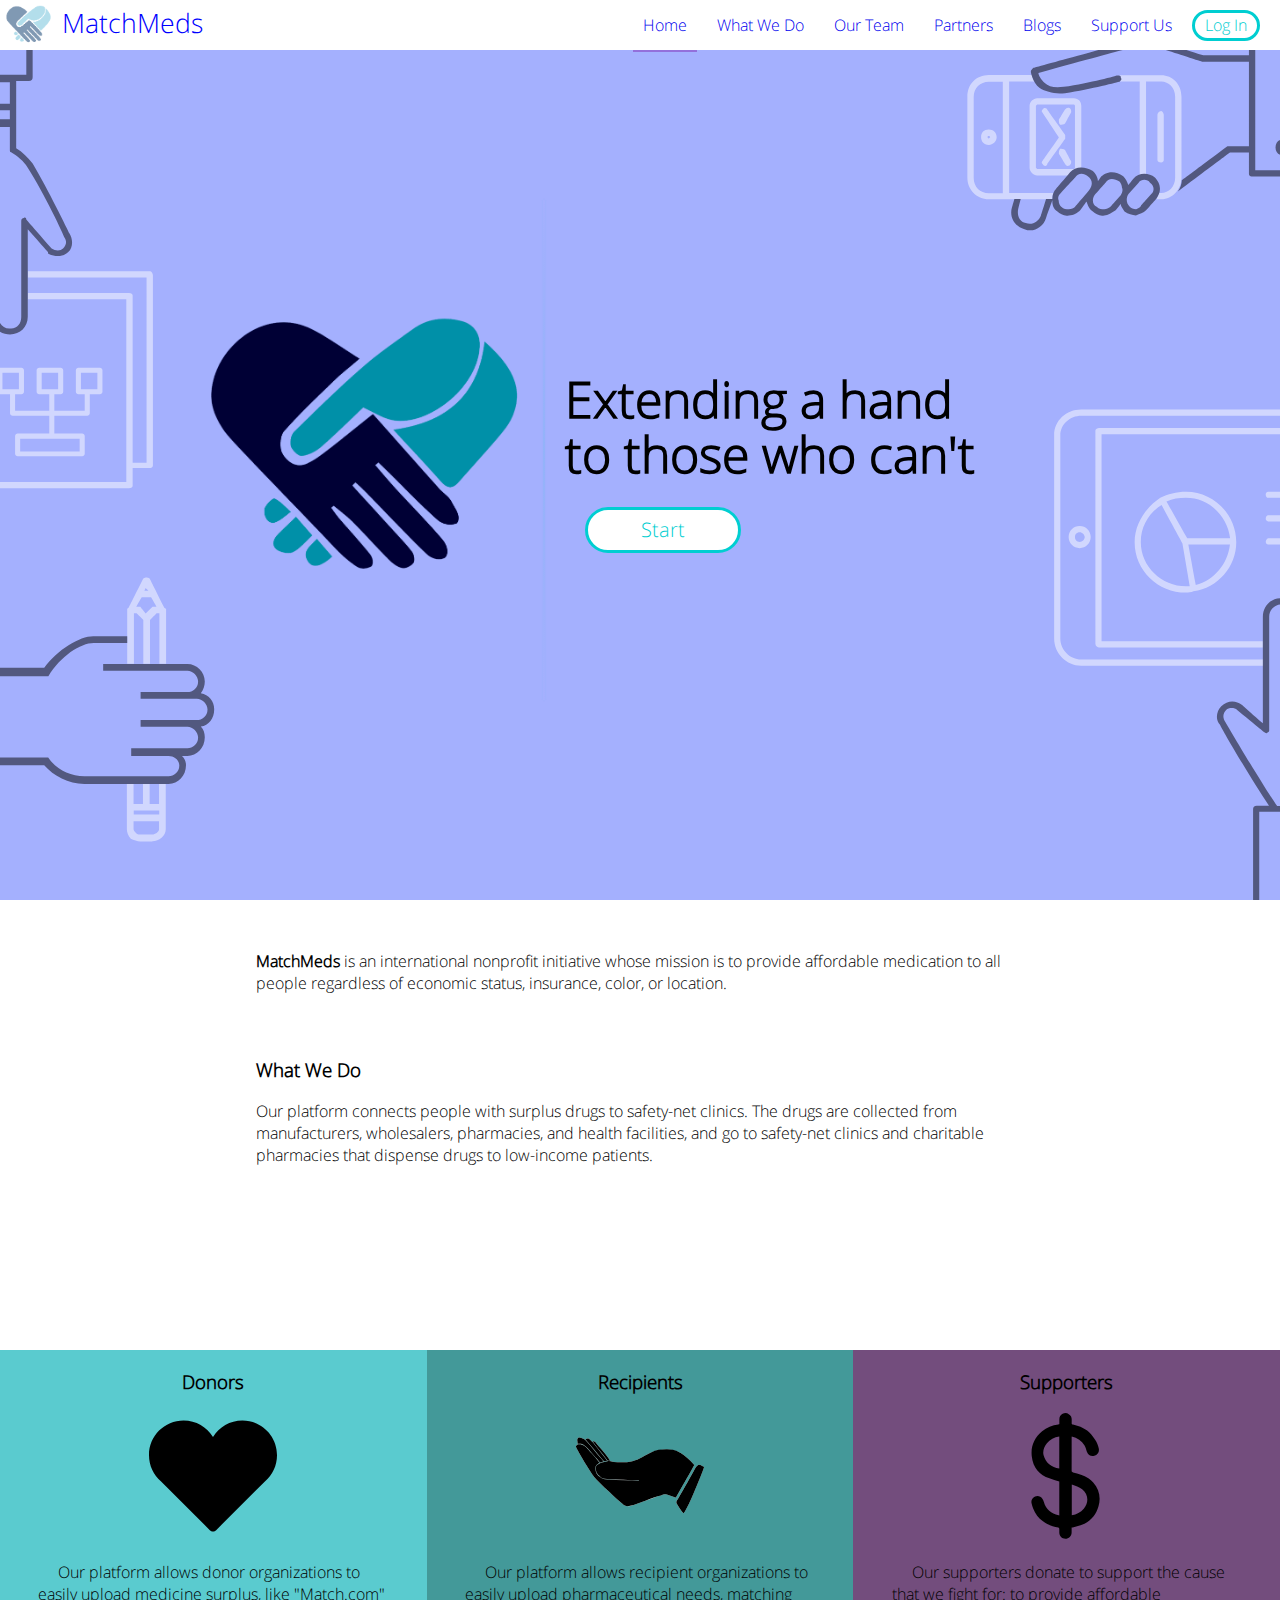
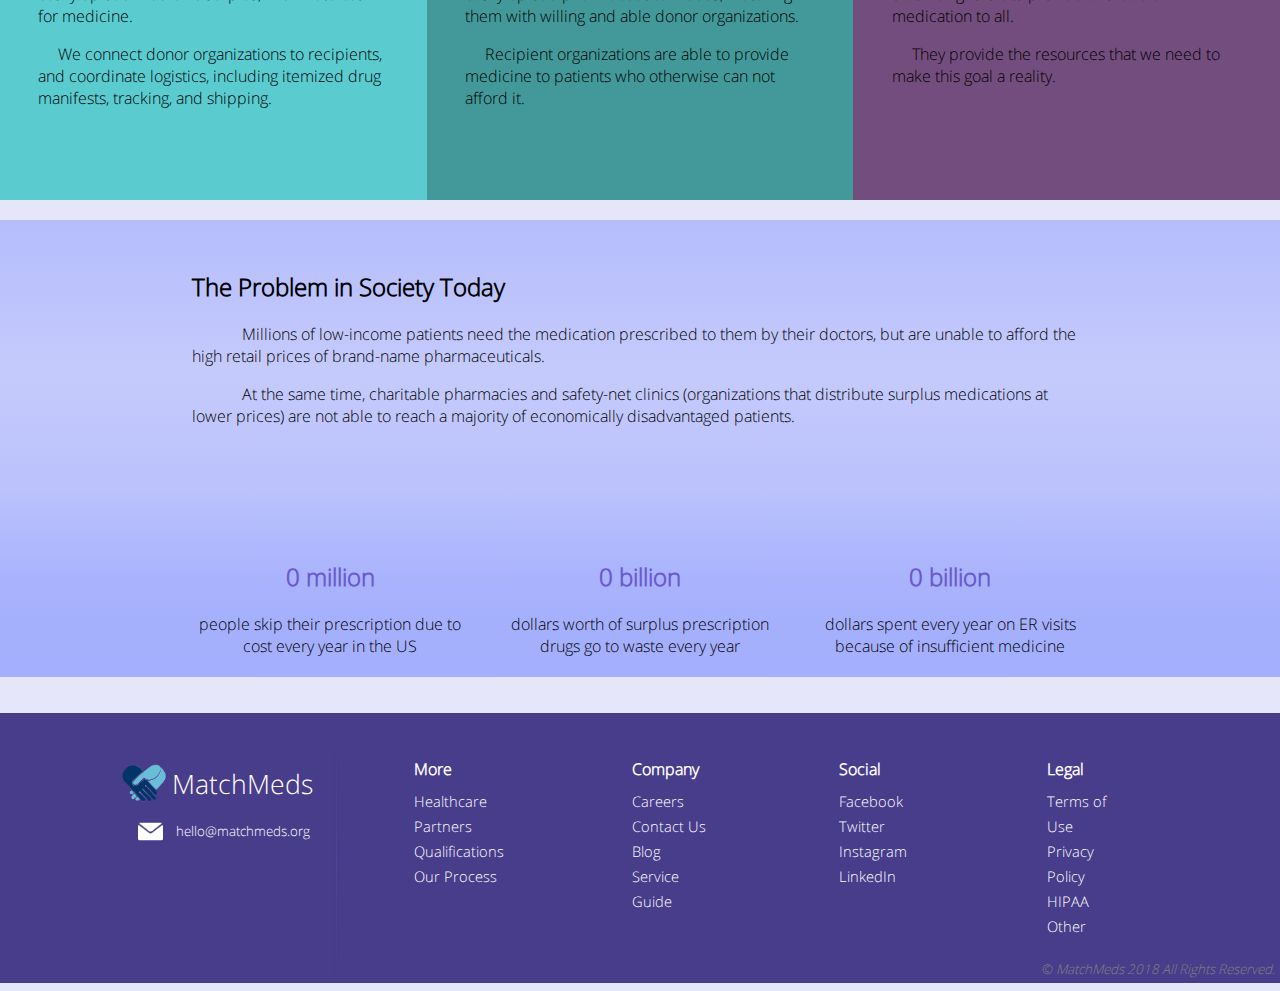
<file: index.html>
<!doctype html>
<html>
<head>
<meta charset="UTF-8">
<title>MatchMeds</title>
<link href="format.css" rel="stylesheet" type="text/css">
<script src="scripts/jquery-1.11.3.min.js"></script>
<script src="scripts/noframework.waypoints.min.js"></script>
<script>
	var counted=0;
	$(window).scroll(function() {
		var pos=document.getElementById("countup1").getBoundingClientRect().top;
		var y_scroll_pos = window.pageYOffset;
		var scroll_pos_test = 1325;             
		if(pos<document.documentElement.clientHeight&&counted==0) {
			countUp("countup1",50,1);
			countUp("countup2",8.1,0.1);
			countUp("countup3",18,1);
			counted=1;
    	}
	}
					 )
</script>
</head>

<body style="margin-left:0;margin-top:0;width:100%;background-color:lavender">
	<div style="position:fixed;height:50px;background-color:white;margin:0;width:100%"> 
<!--  navbar	-->
		<div class="nav-bar" style="width:100%">
			<div class="nav-logo"><a href="">
				<img src="./images/logo.png" style="float:left;height:40px;padding:5px">
				<div class="logo-text" style="float:left">MatchMeds</div>
				</a>
			</div>
			<div style="float:right;height:50px;margin-right:20px">
				<a href="#" style="float:right;margin-left:20px"><div class="login-button" style="margin-top:10px;float:right;"><span class="middle-align">Log In</span></div></a>
				<div style="float:right;margin-left:20px">
					<div class="nav-link"><a href="donate.html">Support Us<span class="underline"></span></a></div>
					<div class="nav-link"><a href="blogs.html">Blogs<span class="underline"></span></a></div>
					<div class="nav-link"><a href="partners.html">Partners<span class="underline"></span></a></div>
					<div class="nav-link"><a href="team.html">Our Team<span class="underline"></span></a></div>
					<div class="nav-link"><a href="about.html">What We Do<span class="underline"></span></a></div>
					<div class="nav-link current-link"><a href="index.html">Home<span class="underline"></span></a></div>
				</div>
			</div>
		</div>
	</div>
	<div style="background-image:url(images/lp-bg.svg);background-size:calc(120% + 200px) calc(120% + 200px);height:100vh;background-position:-250px -200px;background-attachment:fixed;" class="slide1">
		<div style="height:100vh;width:100%;margin:0 auto;background-size:100vh 100vw;background-color:rgba(164,175,253,0.50)" class="box lp-s1">
			<div style="width:25%">
				<img width="100%" src="images/logo-large copy.png">
			</div>
			<div style="width:2px;height:500px;background:linear-gradient(to bottom,rgba(164,175,253,0.2),rgba(0,206,209,0.1),rgba(164,175,253,0.2));box-shadow:0px 0px 2px rgba(0,206,209,0.1);margin:0px 20px"></div>
			<div style="width:40%">
				<div style="font-family:'open-sans'; font-size:50px;font-weight:bolder;line-height:55px;padding:25px 0px;">Extending a hand<br>to those who can't</div>
				<a href="#slide2" style="color:inherit"><div style="font-size:20px;margin:0px 20px;float:left;" class="signup-button scroller">Start</div></a>
			</div>
		</div>
	</div>
	<div style="height:450px;background-color:white;font-family:'open-sans'" id="slide2">
		<div style="width:60vw;margin: 0px auto 0px auto; padding:50px 0px 0px 0px;">
			<b>MatchMeds</b> is an international nonprofit initiative whose mission is to provide affordable medication to all people regardless of economic status, insurance, color, or location.<br><br><br>
			<h3>What We Do</h3>
			Our platform connects people with surplus drugs to safety-net clinics. The drugs are collected from manufacturers, wholesalers, pharmacies, and health facilities, and go to safety-net clinics and charitable pharmacies that dispense drugs to low-income patients.
		</div>
	</div>
	<div class="box" style="height:450px;font-family:'open-sans">
		<div style="width:30vw;padding:0 3vw;background-color:rgb(90,203,207);text-align:center" class="selection">
			<h3>Donors</h3>
			<img src="[data-uri]" style="width:10vw;margin:0px auto;"/>
			<div style="margins:20px auto; text-align:left;text-indent:20px"><p>Our platform allows donor organizations to easily upload medicine surplus, like "Match.com" for medicine.</p><p>We connect donor organizations to recipients, and coordinate logistics, including itemized drug manifests, tracking, and shipping.</p></div>
			<div class="signup-button" style="margin:0 auto;text-align:center">Be a Donor</div>
		</div>
		<div style="width:30vw;padding:0 3vw;background-color:rgb(67,153,153);text-align:center" class="selection">
			<h3>Recipients</h3>
			<img src="data:image/svg+xml;charset=UTF-8,%3csvg version='1.1' id='Layer_1' xmlns='http://www.w3.org/2000/svg' xmlns:xlink='http://www.w3.org/1999/xlink' x='0px' y='0px' viewBox='0 0 841.9 595.3' style='enable-background:new 0 0 841.9 595.3;' xml:space='preserve'%3e%3cstyle type='text/css'%3e .st0%7bfill:%23FFFFFF;%7d %3c/style%3e%3cg%3e%3cpath class='st0' d='M778.2,225.9c-8.1-9-15.9-18.4-24.3-27.1c-6.9-7.1-14.3-13.5-21.7-19.9c-7.8-6.8-15.5-14-23.9-19.7 c-11.2-7.7-22.7-15.3-34.6-21c-23.8-11.3-49.1-15.3-74.5-15.5c-36.3-0.4-72.2,3.5-106.3,20.4c-12.9,6.4-25.8,12.8-38.6,19.6 c-13.3,7.1-26.4,14.6-39.6,21.9c-16.2,9.1-33.8,13.2-51.1,17.2c-21.8,5.1-44.1,5.6-66.3,5.3c-16.1-0.2-32.2-1.1-48.3-1.8 c-2.9-0.1-5.8-0.3-8.7-0.7c-9.2-1.3-17.8-6.7-27.4-4.6c-4.2,0.9-8.5,1.1-12.8,2c-9.8,2-19.7,3.8-29.4,6.6 c-11.2,3.3-22.1,7.8-31.4,16.6c-4.5,4.2-8.4,8.8-8.8,16c-1.2,20,3.2,37.5,16.4,50.8c2.9,2.9,6.3,5,9.2,7.9 c9.2,9,19.9,14.9,31.3,16.3c22.7,2.7,45.6,4.3,68.5,5.3c37.9,1.6,75.7,2.4,113.6,3.6c13.2,0.4,26.4,0.8,39.6,1.3 c1.7,0.1,3.4,0.6,5.1,1c0,0.6-0.1,1.2-0.1,1.9c-1.6,0-3.2,0-4.8,0c-49.2-1.5-98.4-2.7-147.6-4.6c-23.3-0.9-46.5-3.1-69.7-4.9 c-15.5-1.2-28.4-9.7-41.1-20c-13.1-10.7-20.1-25.1-22.6-43.2c-1.5-10.8-1.7-21.6,5.8-29.7c4-4.3,8.8-7.7,13.4-11.2 c2.4-1.8,5.1-2.9,7.7-4.3c-3.3-4.3-6.1-8.4-9.3-12.1c-13.3-15.7-26.7-31.3-40.2-46.9c-8.4-9.8-17.5-18.9-25.4-29.3 c-7.5-10-16.9-16.7-25.9-23.9c-10.9-8.7-22.9-11.4-36-10.6C11.3,88.9,6.3,91.8,2,98.1c-2.3,3.3-2.6,6.4-1,10.1 c2.4,5.2,4.4,10.6,7.2,15.5c11.4,20.5,22.9,41,34.6,61.3c7.3,12.7,14.9,25.3,22.6,37.6c13.1,20.8,26.1,41.7,39.6,62.1 c9.2,13.9,19.4,26.7,30.7,38.1c14.1,14.3,28.5,28.2,42.9,42.3c6.5,6.3,13.1,12.6,19.7,18.8c14.4,13.6,28.9,27.1,43.4,40.6 c7,6.5,13.9,12.9,21,19.2c12.8,11.3,25.7,22.5,38.6,33.7c1.3,1.1,2.8,2,3.9,3.3c5.6,6.2,11.9,10.9,19.3,13.3 c10.6,3.4,21.4,3.2,31.9,0.3c15.2-4.2,30.3-9.4,45.4-14.6c18.3-6.3,36.4-13,54.6-19.6c18.6-6.7,37.2-13.6,55.8-20.2 c10-3.5,20-6.7,30.1-10c7.8-2.6,15.8-4.3,23.4-7.8c7.3-3.4,14.5-5.6,22.3-4c6.3,1.3,12.7,2.7,18.8,4.7c15.8,5.1,31.5,10.5,47.1,16 c2.3,0.8,3.5,0.4,4.7-1.8c3.2-5.8,6.4-11.5,9.7-17.3c12.4-21.8,24.8-43.7,37.2-65.5c6.7-11.8,13.2-23.6,19.9-35.4 c12.2-21.4,24.4-42.8,36.5-64.2C767.1,245.3,772.4,236.1,778.2,225.9z M811.4,223.5c-9.4,1.1-16.6,6.8-22.2,14.6 c-5.4,7.6-9.3,16.7-14,25.1c-11.6,20.6-23.3,41.1-35,61.6c-7.2,12.6-14.3,25.4-21.4,38c-12.2,21.5-24.5,43.1-36.8,64.6 c-6.1,10.6-12.1,21.3-18.4,31.7c-4.1,6.8-5.6,12.9-0.7,20.3c6.4,9.6,11.9,20.1,18.3,29.7c7.5,11.1,15.5,21.6,23.4,32.2 c0.6,0.8,3,0.9,3.7,0.2c2.9-3.2,5.9-6.4,7.9-10.3c9.3-17.4,18.8-34.7,27.4-52.6c9.3-19.4,18-39.4,26.5-59.3 c11.7-27.2,23.1-54.6,34.3-82c10.1-24.5,19.8-49.2,29.6-73.9c2.3-5.8,4.4-11.7,6.5-17.7c2.3-6.7,1.6-8.5-3.9-11.1 c-6.1-2.9-12.1-5.8-18.2-8.6C816.2,225,813.7,224.3,811.4,223.5z M180.5,202.2c-0.7-1.3-1.1-2.3-1.8-3.1 c-6.9-8.2-13.9-16.2-20.8-24.4c-9.8-11.8-19.5-23.7-29.3-35.5c-11.5-13.9-23-27.9-34.7-41.6c-9.7-11.4-20.1-22.1-29.5-33.9 c-4.8-6-10.2-9.5-16.4-11.7c-8.2-2.8-16.4-6-24.8-6.9C12.4,44,6.4,53.5,8.4,66.4c0.7,4.8,1.8,9.6,1.8,14.5c0,5.6,2,5.7,5.6,5.1 c13.5-2.1,26.2,0.7,38,9.2c11.2,8,21.5,17.2,30.7,28.5c14.5,17.7,29.7,34.6,44.7,51.8c1.4,1.6,2.9,3,4.2,4.6 c7.6,9.2,15.1,18.6,22.9,27.6c1.1,1.2,3.5,1.8,5,1.3C167.5,207.1,173.6,204.7,180.5,202.2z M62.2,55.7c7.8,9.5,15.3,18.8,22.9,27.9 c11.2,13.5,22.6,27,33.9,40.4c9.8,11.6,19.6,23.2,29.4,34.8c0.5,0.6,1,1.3,1.5,1.9c10.8,12.8,21.7,25.6,32.5,38.3 c0.7,0.8,2,1.2,3,1.1c6.4-0.8,12.8-1.9,19.5-2.9c-0.4-0.7-0.6-1.3-1-1.7c-9.8-12.5-19.7-25-29.5-37.5 c-10.1-12.9-20.2-25.8-30.2-38.8c-10.7-13.9-21.2-28.1-32.2-41.7c-4.7-5.8-10.7-10.1-15.7-15.5C85.5,50,75.2,48,62.2,55.7z M110.4,70.3c3.2,4.6,6.1,8.9,9.2,13c10.6,13.9,21.1,27.7,31.8,41.4c8.9,11.4,18.1,22.6,27.1,33.9c0.4,0.5,0.8,1,1.2,1.5 c9.2,11.8,18.4,23.5,27.7,35.2c0.7,0.9,2,1.6,3,1.7c4.3,0.2,8.6,0.1,12.9,0.1c0.2-0.4,0.4-0.9,0.6-1.3 c-9.7-13.7-19.1-27.7-29.3-40.9c-9.6-12.5-19.9-24.1-30-36.1c-9.1-10.7-18.3-21.3-27.4-32c-1.7-2-3.4-4.2-5.1-6.2 C126.2,73.6,120,67.9,110.4,70.3z'/%3e%3cpath d='M778.2,225.9c-5.8,10.2-11,19.3-16.3,28.5c-12.2,21.4-24.4,42.8-36.5,64.2c-6.7,11.8-13.3,23.6-19.9,35.4 c-12.4,21.9-24.8,43.7-37.2,65.5c-3.3,5.7-6.5,11.5-9.7,17.3c-1.2,2.2-2.4,2.6-4.7,1.8c-15.7-5.5-31.4-10.9-47.1-16 c-6.2-2-12.5-3.5-18.8-4.7c-7.7-1.5-14.9,0.7-22.3,4c-7.5,3.5-15.6,5.3-23.4,7.8c-10,3.3-20.1,6.4-30.1,10 c-18.6,6.6-37.2,13.5-55.8,20.2c-18.2,6.6-36.3,13.3-54.6,19.6c-15,5.2-30.1,10.4-45.4,14.6c-10.5,2.9-21.3,3.1-31.9-0.3 c-7.4-2.3-13.7-7.1-19.3-13.3c-1.2-1.3-2.6-2.2-3.9-3.3c-12.9-11.2-25.8-22.4-38.6-33.7c-7.1-6.3-14.1-12.7-21-19.2 c-14.5-13.5-29-27-43.4-40.6c-6.6-6.2-13.2-12.4-19.7-18.8c-14.3-14-28.7-27.9-42.9-42.3c-11.3-11.4-21.6-24.2-30.7-38.1 c-13.5-20.5-26.5-41.3-39.6-62.1c-7.7-12.4-15.3-24.9-22.6-37.6c-11.7-20.3-23.2-40.8-34.6-61.3c-2.7-4.9-4.8-10.3-7.2-15.5 c-1.7-3.6-1.3-6.8,1-10.1c4.3-6.3,9.3-9.2,16.4-9.6c13.1-0.8,25.2,2,36,10.6c9.1,7.2,18.4,13.9,25.9,23.9 c7.9,10.4,16.9,19.5,25.4,29.3c13.4,15.6,26.8,31.2,40.2,46.9c3.2,3.7,6.1,7.9,9.3,12.1c-2.6,1.4-5.3,2.5-7.7,4.3 c-4.6,3.5-9.3,6.9-13.4,11.2c-7.5,8.1-7.3,18.9-5.8,29.7c2.5,18.2,9.6,32.5,22.6,43.2c12.6,10.4,25.6,18.8,41.1,20 c23.2,1.8,46.5,4,69.7,4.9c49.2,1.9,98.4,3.1,147.6,4.6c1.6,0,3.2,0,4.8,0c0-0.6,0.1-1.2,0.1-1.9c-1.7-0.3-3.4-0.9-5.1-1 c-13.2-0.5-26.4-0.9-39.6-1.3c-37.9-1.2-75.8-1.9-113.6-3.6c-22.8-1-45.7-2.6-68.5-5.3c-11.5-1.4-22.2-7.2-31.3-16.3 c-2.9-2.9-6.3-5-9.2-7.9c-13.2-13.3-17.6-30.8-16.4-50.8c0.4-7.2,4.3-11.8,8.8-16c9.3-8.8,20.2-13.2,31.4-16.6 c9.7-2.9,19.6-4.6,29.4-6.6c4.2-0.9,8.5-1.1,12.8-2c9.6-2.1,18.2,3.3,27.4,4.6c2.9,0.4,5.8,0.6,8.7,0.7c16.1,0.6,32.2,1.5,48.3,1.8 c22.2,0.3,44.5-0.2,66.3-5.3c17.3-4.1,34.8-8.2,51.1-17.2c13.2-7.4,26.3-14.9,39.6-21.9c12.8-6.8,25.7-13.2,38.6-19.6 c34.1-16.9,70-20.7,106.3-20.4c25.4,0.3,50.7,4.3,74.5,15.5c12,5.7,23.4,13.3,34.6,21c8.4,5.7,16.1,12.9,23.9,19.7 c7.4,6.4,14.8,12.8,21.7,19.9C762.3,207.5,770.1,216.9,778.2,225.9z'/%3e%3cpath d='M811.4,223.5c2.2,0.8,4.8,1.4,7.2,2.5c6.1,2.8,12.1,5.7,18.2,8.6c5.4,2.6,6.2,4.4,3.9,11.1c-2,6-4.2,11.9-6.5,17.7 c-9.8,24.7-19.5,49.4-29.6,73.9c-11.3,27.4-22.7,54.8-34.3,82c-8.6,20-17.2,39.9-26.5,59.3c-8.6,17.9-18.1,35.2-27.4,52.6 c-2.1,3.9-5.1,7.1-7.9,10.3c-0.7,0.7-3.1,0.6-3.7-0.2c-7.9-10.6-16-21.1-23.4-32.2c-6.4-9.6-12-20-18.3-29.7 c-4.9-7.4-3.4-13.6,0.7-20.3c6.3-10.4,12.3-21.1,18.4-31.7c12.3-21.5,24.6-43,36.8-64.6c7.2-12.6,14.3-25.3,21.4-38 c11.7-20.6,23.4-41.1,35-61.6c4.7-8.3,8.6-17.5,14-25.1C794.8,230.4,802,224.7,811.4,223.5z'/%3e%3cpath d='M180.5,202.2c-6.9,2.5-13.1,4.9-19.4,6.7c-1.5,0.5-3.9-0.1-5-1.3c-7.8-9.1-15.3-18.4-22.9-27.6c-1.3-1.6-2.8-3-4.2-4.6 c-14.9-17.2-30.2-34.1-44.7-51.8c-9.2-11.3-19.5-20.4-30.7-28.5C42,86.7,29.3,83.9,15.8,86c-3.6,0.6-5.7,0.4-5.6-5.1 c0-4.8-1.1-9.7-1.8-14.5c-1.9-12.9,4-22.4,14.9-21.3c8.4,0.8,16.6,4.1,24.8,6.9c6.2,2.2,11.7,5.7,16.4,11.7 c9.3,11.9,19.7,22.5,29.5,33.9c11.7,13.7,23.2,27.7,34.7,41.6c9.8,11.8,19.5,23.7,29.3,35.5c6.9,8.2,13.9,16.3,20.8,24.4 C179.4,199.9,179.8,201,180.5,202.2z'/%3e%3cpath d='M62.2,55.7C75.2,48,85.5,50,96.5,62c5,5.4,11,9.7,15.7,15.5c11,13.6,21.4,27.8,32.2,41.7c10,13,20.1,25.9,30.2,38.8 c9.8,12.5,19.7,25,29.5,37.5c0.4,0.5,0.6,1.1,1,1.7c-6.7,1-13.1,2.1-19.5,2.9c-1,0.1-2.3-0.3-3-1.1c-10.9-12.7-21.7-25.5-32.5-38.3 c-0.5-0.6-1-1.3-1.5-1.9c-9.8-11.6-19.6-23.2-29.4-34.8c-11.3-13.4-22.6-26.9-33.9-40.4C77.5,74.5,70,65.2,62.2,55.7z'/%3e%3cpath d='M110.4,70.3c9.6-2.5,15.8,3.3,21.6,10.2c1.7,2.1,3.4,4.2,5.1,6.2c9.1,10.7,18.3,21.3,27.4,32c10.1,11.9,20.4,23.6,30,36.1 c10.2,13.2,19.6,27.2,29.3,40.9c-0.2,0.4-0.4,0.9-0.6,1.3c-4.3,0-8.6,0.1-12.9-0.1c-1,0-2.3-0.8-3-1.7 c-9.3-11.7-18.5-23.5-27.7-35.2c-0.4-0.5-0.8-1-1.2-1.5c-9-11.3-18.2-22.5-27.1-33.9c-10.7-13.7-21.3-27.5-31.8-41.4 C116.5,79.3,113.7,74.9,110.4,70.3z'/%3e%3c/g%3e%3c/svg%3e " style="width:10vw;height:10vw;margin:0px auto;"/>
			<div style="margins:20px auto; text-align:left;text-indent:20px"><p>Our platform allows recipient organizations to easily upload pharmaceutical needs, matching them with willing and able donor organizations.</p><p>Recipient organizations are able to provide medicine to patients who otherwise can not afford it.</p></div>
			<div class="signup-button" style="margin:0 auto;text-align:center">Be a Recipient</div>
		</div>
		<div style="width:30vw;padding:0 3vw;background-color:rgb(115,77,125);text-align:center" class="selection">
			<h3>Supporters</h3>
			<img src="data:image/svg+xml;charset=UTF-8,%3csvg version='1.1' id='Layer_1' xmlns='http://www.w3.org/2000/svg' xmlns:xlink='http://www.w3.org/1999/xlink' x='0px' y='0px' viewBox='0 0 595.3 595.3' style='enable-background:new 0 0 595.3 595.3;' xml:space='preserve'%3e%3cg%3e%3cpath d='M261.8,480.8c0-52.8,0-105.3,0-157.4c-15.5-5-31-9.4-46.1-15c-44.8-16.4-76.2-47.5-82.1-104.3 c-4.8-46.5,12.8-85.2,48.3-114.9c21.6-18,47.3-28.1,75.5-31.3c1.1-0.1,2.3-0.4,3.4-0.6c0.2,0,0.3-0.3,1.3-1.2 c0-6.8,0.1-14.3,0-21.9c-0.1-11.8,5.1-20.6,15.4-25.8c10.4-5.3,20.3-3.7,30,2.8c8.5,5.7,12.1,13.3,12,23.2 c-0.1,5.5,0.2,11.1-0.1,16.6c-0.3,4.6,1.3,6.1,5.9,7.1c32.3,7.1,61.9,19.8,84.3,45.2c7,7.9,12.8,16.8,18.8,25.6 c8.5,12.4,14.1,26.1,17.1,40.9c3.3,15.9-4.7,29.1-20.9,33.6c-14.8,4.2-29.5-4-34.5-18.9c-3.3-9.8-5.6-20.3-10.8-29 c-13.3-22.2-33.9-34.8-59.6-41.2c-0.2,2.8-0.4,5-0.4,7.2c0,50.3,0.1,100.6-0.1,150.9c0,5.3,1.4,7.3,6.7,8.8 c24.5,6.8,49.4,13.2,71.1,27.2c8.2,5.3,16.1,11.7,22.6,19c28.6,32.5,36.3,70.5,24.6,111.5c-10.1,35.6-31.1,64.4-65.2,80.7 c-15.8,7.6-33.6,10.9-50.5,16c-2.8,0.9-5.8,1.2-9.3,2c0,7.7,0.1,15.3,0,22.9c-0.2,16.6-12.9,29.1-29.3,29.2 c-15.9,0-27.8-12.2-28.1-28.8c-0.1-6,0.3-12-0.2-18c-0.2-2-2.5-5.2-4.1-5.4c-26.5-3.5-50.1-14-71.6-29.2 c-21.1-15-36.1-35.5-45.6-59.6c-3.1-7.9-5.5-16.1-7.5-24.4c-3.2-13.2,3.8-26.1,16.4-31.5c12.5-5.4,26.5-1.4,33.9,10.4 c3,4.7,5.5,10,7,15.3c10,34.8,33.7,54.4,68.3,62C259.6,480.8,260.5,480.7,261.8,480.8z M261.7,262.8c0-49.5,0-98.9,0-148.7 c-23.3,3.6-43.4,12.8-57.4,31.6c-12.1,16.3-21,33.9-15.4,55.9C197.5,235.2,225.8,259.6,261.7,262.8z M319.9,480.5 c22.6-3.9,41.1-14.7,55.8-31.1c23.7-26.3,22.4-66.3-7.6-89.6c-14.4-11.2-30.5-18.1-48.2-23.1C319.9,385.1,319.9,432.5,319.9,480.5z '/%3e%3c/g%3e%3c/svg%3e" style="width:10vw;margin:0px auto;"/>
			<div style="margins:20px auto; text-align:left;text-indent:20px"><p>Our supporters donate to support the cause that we fight for: to provide affordable medication to all.</p><p>They provide the resources that we need to make this goal a reality.</p><p></p></div>
			<div class="signup-button" style="margin:0 auto;text-align:center">Support Us</div>
		</div>
	</div>	
	<div style="background-image:url(images/lp-bg2.jpg);background-size:calc(120% + 200px) calc(120% + 200px);background-position:-250px -200px;background-attachment:fixed;">
	<div style="height:100%;width:100%;margin:0 auto;background-size:120%;background:linear-gradient(to bottom,rgba(164,175,253,0.75),rgba(164,175,253,0.5),rgba(164,175,253,0.7),rgba(164,175,253,1));font-family:'open-sans'">
		<div style="margin:20px auto;padding:30px 15vw">
			<h2>The Problem in Society Today</h2>
			<p style="text-indent:50px" id="basic-waypoint">Millions of low-income patients need the medication prescribed to them by their doctors, but are unable to afford the high retail prices of brand-name pharmaceuticals.</p>
			<p style="text-indent:50px">At the same time, charitable pharmacies and safety-net clinics (organizations that distribute surplus medications at lower prices) are not able to reach a majority of economically disadvantaged patients.</p>
		</div>
		<div style="width:100vw;text-align:center;padding-top:3vh;background:linear-gradient(to bottom,rgba(164,175,253,0),rgba(164,175,253,0.4),rgba(164,175,253,0.8),rgba(164,175,253,0.9))" class="box">
			<div style="padding:20px;width:30vh">
				<h2 style="color:slateblue"><span id="countup1">0</span> million</h2>
				people skip their prescription due to cost every year in the US
			</div>
			<div style="padding:20px;width:30vh">
				<h2 style="color:slateblue"><span id="countup2">0</span> billion</h2>
				dollars worth of surplus prescription drugs go to waste every year
			</div>
			<div style="padding:20px;width:30vh">
				<h2 style="color:slateblue"><span id="countup3">0</span> billion</h2>
				dollars spent every year on ER visits because of insufficient medicine
			</div>
		</div>
		<script type="text/javascript" src="scripts/countup.js"></script>
	</div></div>
	<br><br>
	<footer style="height:30vh;background-color:darkslateblue;color:white;position:relative;font-family:'open-sans'">
		<div class="flexbox" style="padding-top:4vh;margin-left:2vw;padding-right:10vh;padding-left:10vh">
			<div style="width:25vw">
				<div id="footer-logo" style="align-self:center;width:100%;padding:0px 5px;display:flex;align-content:flex-start;align-items:center;">
					<img src="./images/logo.png" style="float:left;height:40px;margin:15px 0">
					<div class="logo-text" style="float:left;color:white">MatchMeds</div>
				</div>
				<a href="mailto:hello@matchmeds.org"><div style="padding:0 10px;display:flex;align-items:center;margin-left:1vw;text-indent:1vw;color:white" class="footerlink">
					<img src="./images/14080.png" style="height:25px;float:left">
					<div style="float:left;font-size:10pt;">hello@matchmeds.org</div>
				</div></a>
			</div>
			<div style="width:3px;height:25vh;background:linear-gradient(to bottom,rgba(72,61,139,0.2),rgba(200,100,255,0.1),rgba(72,61,139,0.2));box-shadow:0px 0px 2px rgba(72,61,139,0.1);align-self:center;margin-left:1vw;margin-right:1vw;"></div>
			<div style="width:25vw;padding:0vw 5vw;line-height:25px;font-size:11pt">
				<div style="font-weight:bolder;font-size:12pt;line-height:40px">More</div>
				<div>Healthcare Partners</div>
				<div>Qualifications</div>
				<div>Our Process</div>
			</div>
			<div style="width:25vw;padding:0vw 5vw;line-height:25px;font-size:11pt">
				<div style="font-weight:bolder;font-size:12pt;line-height:40px">Company</div>
				<div>Careers</div>
				<div>Contact Us</div>
				<div>Blog</div>
				<div>Service Guide</div>
			</div>
			<div style="width:25vw;padding:0vw 5vw;line-height:25px;font-size:11pt">
				<div style="font-weight:bolder;font-size:12pt;line-height:40px">Social</div>
				<div>Facebook</div>
				<div>Twitter</div>
				<div>Instagram</div>
				<div>LinkedIn</div>
			</div>
			<div style="width:25vw;padding:0vw 5vw;line-height:25px;font-size:11pt">
				<div style="font-weight:bolder;font-size:12pt;line-height:40px">Legal</div>
				<div>Terms of Use</div>
				<div>Privacy Policy</div>
				<div>HIPAA</div>
				<div>Other</div>
			</div>
		</div>
		<div style="position:absolute;bottom:5px;right:5px;color:gray;font-size:10pt">&copy <span style="font-style:italic">MatchMeds 2018 All Rights Reserved.</span></div>
	</footer>
</body>
</html>
</file>
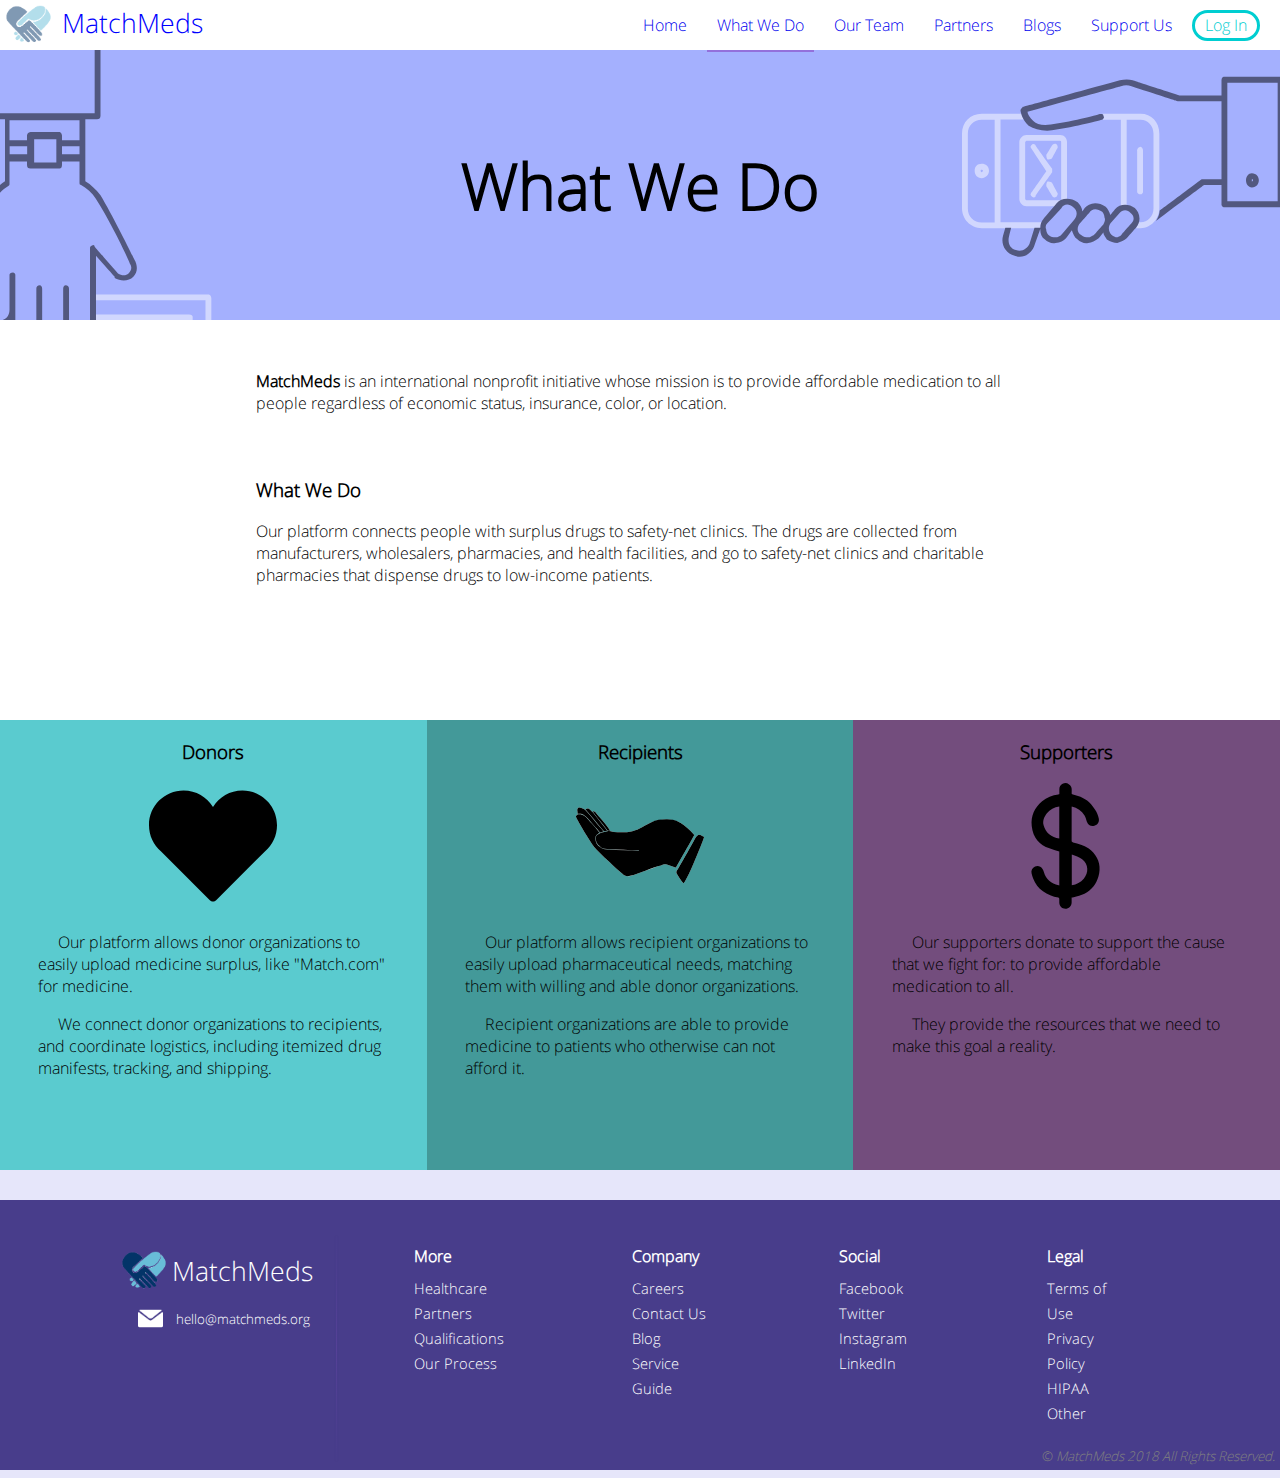
<file: about.html>
<!doctype html>
<html>
<head>
<meta charset="UTF-8">
<title>MatchMeds</title>
<link href="format.css" rel="stylesheet" type="text/css">

</head>

<body style="margin-left:0;margin-top:0;width:100%;background-color:lavender">
	
	<div style="position:fixed;height:50px;background-color:white;margin:0;width:100%"> 
<!--  navbar	-->
		<div class="nav-bar" style="width:100%">
			<div class="nav-logo"><a href="">
				<img src="./images/logo.png" style="float:left;height:40px;padding:5px">
				<div class="logo-text" style="float:left">MatchMeds</div>
				</a>
			</div>
			<div style="float:right;height:50px;margin-right:20px">
				<a href="#" style="float:right;margin-left:20px"><div class="login-button" style="margin-top:10px;float:right;"><span class="middle-align">Log In</span></div></a>
				<div style="float:right;margin-left:20px">
					<div class="nav-link"><a href="donate.html">Support Us<span class="underline"></span></a></div>
					<div class="nav-link"><a href="blogs.html">Blogs<span class="underline"></span></a></div>
					<div class="nav-link"><a href="partners.html">Partners<span class="underline"></span></a></div>
					<div class="nav-link"><a href="team.html">Our Team<span class="underline"></span></a></div>
					<div class="nav-link current-link"><a href="about.html">What We Do<span class="underline"></span></a></div>
					<div class="nav-link"><a href="index.html">Home<span class="underline"></span></a></div>
				</div>
			</div>
		</div>
	</div>
	<div style="height:1200px;font-family:'open-sans'">
		<div style="height:50px"></div>
		<div style="height:30vh;background-image:url(images/lp-bg.svg);background-size:cover;background-position:center;background-attachment:fixed;">
			<div style="text-align:center;width:100%;height:100%;display:flex;align-content:center;align-items:center;text-align:center;background-color:rgba(164,175,253,0.50)">
				<div style="width:100%;font-weight:bolder;font-size:24pt;"><h1>What We Do</h1></div>
			</div>
		</div>
		
		<div style="height:400px;background-color:white;font-family:'open-sans'">
			<div style="width:60vw;margin: auto; padding:50px 0px 0px 0px;">
				<b>MatchMeds</b> is an international nonprofit initiative whose mission is to provide affordable medication to all people regardless of economic status, insurance, color, or location.<br><br><br>
				<h3>What We Do</h3>
				Our platform connects people with surplus drugs to safety-net clinics. The drugs are collected from manufacturers, wholesalers, pharmacies, and health facilities, and go to safety-net clinics and charitable pharmacies that dispense drugs to low-income patients.
			</div>
		</div>
		<div class="box" style="height:450px;font-family:'open-sans">
		<div style="width:30vw;padding:0 3vw;background-color:rgb(90,203,207);text-align:center" class="selection">
			<h3>Donors</h3>
			<img src="[data-uri]" style="width:10vw;margin:0px auto;"/>
			<div style="margins:20px auto; text-align:left;text-indent:20px"><p>Our platform allows donor organizations to easily upload medicine surplus, like "Match.com" for medicine.</p><p>We connect donor organizations to recipients, and coordinate logistics, including itemized drug manifests, tracking, and shipping.</p></div>
			<div class="signup-button" style="margin:0 auto;text-align:center">Be a Donor</div>
		</div>
		<div style="width:30vw;padding:0 3vw;background-color:rgb(67,153,153);text-align:center" class="selection">
			<h3>Recipients</h3>
			<img src="data:image/svg+xml;charset=UTF-8,%3csvg version='1.1' id='Layer_1' xmlns='http://www.w3.org/2000/svg' xmlns:xlink='http://www.w3.org/1999/xlink' x='0px' y='0px' viewBox='0 0 841.9 595.3' style='enable-background:new 0 0 841.9 595.3;' xml:space='preserve'%3e%3cstyle type='text/css'%3e .st0%7bfill:%23FFFFFF;%7d %3c/style%3e%3cg%3e%3cpath class='st0' d='M778.2,225.9c-8.1-9-15.9-18.4-24.3-27.1c-6.9-7.1-14.3-13.5-21.7-19.9c-7.8-6.8-15.5-14-23.9-19.7 c-11.2-7.7-22.7-15.3-34.6-21c-23.8-11.3-49.1-15.3-74.5-15.5c-36.3-0.4-72.2,3.5-106.3,20.4c-12.9,6.4-25.8,12.8-38.6,19.6 c-13.3,7.1-26.4,14.6-39.6,21.9c-16.2,9.1-33.8,13.2-51.1,17.2c-21.8,5.1-44.1,5.6-66.3,5.3c-16.1-0.2-32.2-1.1-48.3-1.8 c-2.9-0.1-5.8-0.3-8.7-0.7c-9.2-1.3-17.8-6.7-27.4-4.6c-4.2,0.9-8.5,1.1-12.8,2c-9.8,2-19.7,3.8-29.4,6.6 c-11.2,3.3-22.1,7.8-31.4,16.6c-4.5,4.2-8.4,8.8-8.8,16c-1.2,20,3.2,37.5,16.4,50.8c2.9,2.9,6.3,5,9.2,7.9 c9.2,9,19.9,14.9,31.3,16.3c22.7,2.7,45.6,4.3,68.5,5.3c37.9,1.6,75.7,2.4,113.6,3.6c13.2,0.4,26.4,0.8,39.6,1.3 c1.7,0.1,3.4,0.6,5.1,1c0,0.6-0.1,1.2-0.1,1.9c-1.6,0-3.2,0-4.8,0c-49.2-1.5-98.4-2.7-147.6-4.6c-23.3-0.9-46.5-3.1-69.7-4.9 c-15.5-1.2-28.4-9.7-41.1-20c-13.1-10.7-20.1-25.1-22.6-43.2c-1.5-10.8-1.7-21.6,5.8-29.7c4-4.3,8.8-7.7,13.4-11.2 c2.4-1.8,5.1-2.9,7.7-4.3c-3.3-4.3-6.1-8.4-9.3-12.1c-13.3-15.7-26.7-31.3-40.2-46.9c-8.4-9.8-17.5-18.9-25.4-29.3 c-7.5-10-16.9-16.7-25.9-23.9c-10.9-8.7-22.9-11.4-36-10.6C11.3,88.9,6.3,91.8,2,98.1c-2.3,3.3-2.6,6.4-1,10.1 c2.4,5.2,4.4,10.6,7.2,15.5c11.4,20.5,22.9,41,34.6,61.3c7.3,12.7,14.9,25.3,22.6,37.6c13.1,20.8,26.1,41.7,39.6,62.1 c9.2,13.9,19.4,26.7,30.7,38.1c14.1,14.3,28.5,28.2,42.9,42.3c6.5,6.3,13.1,12.6,19.7,18.8c14.4,13.6,28.9,27.1,43.4,40.6 c7,6.5,13.9,12.9,21,19.2c12.8,11.3,25.7,22.5,38.6,33.7c1.3,1.1,2.8,2,3.9,3.3c5.6,6.2,11.9,10.9,19.3,13.3 c10.6,3.4,21.4,3.2,31.9,0.3c15.2-4.2,30.3-9.4,45.4-14.6c18.3-6.3,36.4-13,54.6-19.6c18.6-6.7,37.2-13.6,55.8-20.2 c10-3.5,20-6.7,30.1-10c7.8-2.6,15.8-4.3,23.4-7.8c7.3-3.4,14.5-5.6,22.3-4c6.3,1.3,12.7,2.7,18.8,4.7c15.8,5.1,31.5,10.5,47.1,16 c2.3,0.8,3.5,0.4,4.7-1.8c3.2-5.8,6.4-11.5,9.7-17.3c12.4-21.8,24.8-43.7,37.2-65.5c6.7-11.8,13.2-23.6,19.9-35.4 c12.2-21.4,24.4-42.8,36.5-64.2C767.1,245.3,772.4,236.1,778.2,225.9z M811.4,223.5c-9.4,1.1-16.6,6.8-22.2,14.6 c-5.4,7.6-9.3,16.7-14,25.1c-11.6,20.6-23.3,41.1-35,61.6c-7.2,12.6-14.3,25.4-21.4,38c-12.2,21.5-24.5,43.1-36.8,64.6 c-6.1,10.6-12.1,21.3-18.4,31.7c-4.1,6.8-5.6,12.9-0.7,20.3c6.4,9.6,11.9,20.1,18.3,29.7c7.5,11.1,15.5,21.6,23.4,32.2 c0.6,0.8,3,0.9,3.7,0.2c2.9-3.2,5.9-6.4,7.9-10.3c9.3-17.4,18.8-34.7,27.4-52.6c9.3-19.4,18-39.4,26.5-59.3 c11.7-27.2,23.1-54.6,34.3-82c10.1-24.5,19.8-49.2,29.6-73.9c2.3-5.8,4.4-11.7,6.5-17.7c2.3-6.7,1.6-8.5-3.9-11.1 c-6.1-2.9-12.1-5.8-18.2-8.6C816.2,225,813.7,224.3,811.4,223.5z M180.5,202.2c-0.7-1.3-1.1-2.3-1.8-3.1 c-6.9-8.2-13.9-16.2-20.8-24.4c-9.8-11.8-19.5-23.7-29.3-35.5c-11.5-13.9-23-27.9-34.7-41.6c-9.7-11.4-20.1-22.1-29.5-33.9 c-4.8-6-10.2-9.5-16.4-11.7c-8.2-2.8-16.4-6-24.8-6.9C12.4,44,6.4,53.5,8.4,66.4c0.7,4.8,1.8,9.6,1.8,14.5c0,5.6,2,5.7,5.6,5.1 c13.5-2.1,26.2,0.7,38,9.2c11.2,8,21.5,17.2,30.7,28.5c14.5,17.7,29.7,34.6,44.7,51.8c1.4,1.6,2.9,3,4.2,4.6 c7.6,9.2,15.1,18.6,22.9,27.6c1.1,1.2,3.5,1.8,5,1.3C167.5,207.1,173.6,204.7,180.5,202.2z M62.2,55.7c7.8,9.5,15.3,18.8,22.9,27.9 c11.2,13.5,22.6,27,33.9,40.4c9.8,11.6,19.6,23.2,29.4,34.8c0.5,0.6,1,1.3,1.5,1.9c10.8,12.8,21.7,25.6,32.5,38.3 c0.7,0.8,2,1.2,3,1.1c6.4-0.8,12.8-1.9,19.5-2.9c-0.4-0.7-0.6-1.3-1-1.7c-9.8-12.5-19.7-25-29.5-37.5 c-10.1-12.9-20.2-25.8-30.2-38.8c-10.7-13.9-21.2-28.1-32.2-41.7c-4.7-5.8-10.7-10.1-15.7-15.5C85.5,50,75.2,48,62.2,55.7z M110.4,70.3c3.2,4.6,6.1,8.9,9.2,13c10.6,13.9,21.1,27.7,31.8,41.4c8.9,11.4,18.1,22.6,27.1,33.9c0.4,0.5,0.8,1,1.2,1.5 c9.2,11.8,18.4,23.5,27.7,35.2c0.7,0.9,2,1.6,3,1.7c4.3,0.2,8.6,0.1,12.9,0.1c0.2-0.4,0.4-0.9,0.6-1.3 c-9.7-13.7-19.1-27.7-29.3-40.9c-9.6-12.5-19.9-24.1-30-36.1c-9.1-10.7-18.3-21.3-27.4-32c-1.7-2-3.4-4.2-5.1-6.2 C126.2,73.6,120,67.9,110.4,70.3z'/%3e%3cpath d='M778.2,225.9c-5.8,10.2-11,19.3-16.3,28.5c-12.2,21.4-24.4,42.8-36.5,64.2c-6.7,11.8-13.3,23.6-19.9,35.4 c-12.4,21.9-24.8,43.7-37.2,65.5c-3.3,5.7-6.5,11.5-9.7,17.3c-1.2,2.2-2.4,2.6-4.7,1.8c-15.7-5.5-31.4-10.9-47.1-16 c-6.2-2-12.5-3.5-18.8-4.7c-7.7-1.5-14.9,0.7-22.3,4c-7.5,3.5-15.6,5.3-23.4,7.8c-10,3.3-20.1,6.4-30.1,10 c-18.6,6.6-37.2,13.5-55.8,20.2c-18.2,6.6-36.3,13.3-54.6,19.6c-15,5.2-30.1,10.4-45.4,14.6c-10.5,2.9-21.3,3.1-31.9-0.3 c-7.4-2.3-13.7-7.1-19.3-13.3c-1.2-1.3-2.6-2.2-3.9-3.3c-12.9-11.2-25.8-22.4-38.6-33.7c-7.1-6.3-14.1-12.7-21-19.2 c-14.5-13.5-29-27-43.4-40.6c-6.6-6.2-13.2-12.4-19.7-18.8c-14.3-14-28.7-27.9-42.9-42.3c-11.3-11.4-21.6-24.2-30.7-38.1 c-13.5-20.5-26.5-41.3-39.6-62.1c-7.7-12.4-15.3-24.9-22.6-37.6c-11.7-20.3-23.2-40.8-34.6-61.3c-2.7-4.9-4.8-10.3-7.2-15.5 c-1.7-3.6-1.3-6.8,1-10.1c4.3-6.3,9.3-9.2,16.4-9.6c13.1-0.8,25.2,2,36,10.6c9.1,7.2,18.4,13.9,25.9,23.9 c7.9,10.4,16.9,19.5,25.4,29.3c13.4,15.6,26.8,31.2,40.2,46.9c3.2,3.7,6.1,7.9,9.3,12.1c-2.6,1.4-5.3,2.5-7.7,4.3 c-4.6,3.5-9.3,6.9-13.4,11.2c-7.5,8.1-7.3,18.9-5.8,29.7c2.5,18.2,9.6,32.5,22.6,43.2c12.6,10.4,25.6,18.8,41.1,20 c23.2,1.8,46.5,4,69.7,4.9c49.2,1.9,98.4,3.1,147.6,4.6c1.6,0,3.2,0,4.8,0c0-0.6,0.1-1.2,0.1-1.9c-1.7-0.3-3.4-0.9-5.1-1 c-13.2-0.5-26.4-0.9-39.6-1.3c-37.9-1.2-75.8-1.9-113.6-3.6c-22.8-1-45.7-2.6-68.5-5.3c-11.5-1.4-22.2-7.2-31.3-16.3 c-2.9-2.9-6.3-5-9.2-7.9c-13.2-13.3-17.6-30.8-16.4-50.8c0.4-7.2,4.3-11.8,8.8-16c9.3-8.8,20.2-13.2,31.4-16.6 c9.7-2.9,19.6-4.6,29.4-6.6c4.2-0.9,8.5-1.1,12.8-2c9.6-2.1,18.2,3.3,27.4,4.6c2.9,0.4,5.8,0.6,8.7,0.7c16.1,0.6,32.2,1.5,48.3,1.8 c22.2,0.3,44.5-0.2,66.3-5.3c17.3-4.1,34.8-8.2,51.1-17.2c13.2-7.4,26.3-14.9,39.6-21.9c12.8-6.8,25.7-13.2,38.6-19.6 c34.1-16.9,70-20.7,106.3-20.4c25.4,0.3,50.7,4.3,74.5,15.5c12,5.7,23.4,13.3,34.6,21c8.4,5.7,16.1,12.9,23.9,19.7 c7.4,6.4,14.8,12.8,21.7,19.9C762.3,207.5,770.1,216.9,778.2,225.9z'/%3e%3cpath d='M811.4,223.5c2.2,0.8,4.8,1.4,7.2,2.5c6.1,2.8,12.1,5.7,18.2,8.6c5.4,2.6,6.2,4.4,3.9,11.1c-2,6-4.2,11.9-6.5,17.7 c-9.8,24.7-19.5,49.4-29.6,73.9c-11.3,27.4-22.7,54.8-34.3,82c-8.6,20-17.2,39.9-26.5,59.3c-8.6,17.9-18.1,35.2-27.4,52.6 c-2.1,3.9-5.1,7.1-7.9,10.3c-0.7,0.7-3.1,0.6-3.7-0.2c-7.9-10.6-16-21.1-23.4-32.2c-6.4-9.6-12-20-18.3-29.7 c-4.9-7.4-3.4-13.6,0.7-20.3c6.3-10.4,12.3-21.1,18.4-31.7c12.3-21.5,24.6-43,36.8-64.6c7.2-12.6,14.3-25.3,21.4-38 c11.7-20.6,23.4-41.1,35-61.6c4.7-8.3,8.6-17.5,14-25.1C794.8,230.4,802,224.7,811.4,223.5z'/%3e%3cpath d='M180.5,202.2c-6.9,2.5-13.1,4.9-19.4,6.7c-1.5,0.5-3.9-0.1-5-1.3c-7.8-9.1-15.3-18.4-22.9-27.6c-1.3-1.6-2.8-3-4.2-4.6 c-14.9-17.2-30.2-34.1-44.7-51.8c-9.2-11.3-19.5-20.4-30.7-28.5C42,86.7,29.3,83.9,15.8,86c-3.6,0.6-5.7,0.4-5.6-5.1 c0-4.8-1.1-9.7-1.8-14.5c-1.9-12.9,4-22.4,14.9-21.3c8.4,0.8,16.6,4.1,24.8,6.9c6.2,2.2,11.7,5.7,16.4,11.7 c9.3,11.9,19.7,22.5,29.5,33.9c11.7,13.7,23.2,27.7,34.7,41.6c9.8,11.8,19.5,23.7,29.3,35.5c6.9,8.2,13.9,16.3,20.8,24.4 C179.4,199.9,179.8,201,180.5,202.2z'/%3e%3cpath d='M62.2,55.7C75.2,48,85.5,50,96.5,62c5,5.4,11,9.7,15.7,15.5c11,13.6,21.4,27.8,32.2,41.7c10,13,20.1,25.9,30.2,38.8 c9.8,12.5,19.7,25,29.5,37.5c0.4,0.5,0.6,1.1,1,1.7c-6.7,1-13.1,2.1-19.5,2.9c-1,0.1-2.3-0.3-3-1.1c-10.9-12.7-21.7-25.5-32.5-38.3 c-0.5-0.6-1-1.3-1.5-1.9c-9.8-11.6-19.6-23.2-29.4-34.8c-11.3-13.4-22.6-26.9-33.9-40.4C77.5,74.5,70,65.2,62.2,55.7z'/%3e%3cpath d='M110.4,70.3c9.6-2.5,15.8,3.3,21.6,10.2c1.7,2.1,3.4,4.2,5.1,6.2c9.1,10.7,18.3,21.3,27.4,32c10.1,11.9,20.4,23.6,30,36.1 c10.2,13.2,19.6,27.2,29.3,40.9c-0.2,0.4-0.4,0.9-0.6,1.3c-4.3,0-8.6,0.1-12.9-0.1c-1,0-2.3-0.8-3-1.7 c-9.3-11.7-18.5-23.5-27.7-35.2c-0.4-0.5-0.8-1-1.2-1.5c-9-11.3-18.2-22.5-27.1-33.9c-10.7-13.7-21.3-27.5-31.8-41.4 C116.5,79.3,113.7,74.9,110.4,70.3z'/%3e%3c/g%3e%3c/svg%3e " style="width:10vw;height:10vw;margin:0px auto;"/>
			<div style="margins:20px auto; text-align:left;text-indent:20px"><p>Our platform allows recipient organizations to easily upload pharmaceutical needs, matching them with willing and able donor organizations.</p><p>Recipient organizations are able to provide medicine to patients who otherwise can not afford it.</p></div>
			<div class="signup-button" style="margin:0 auto;text-align:center">Be a Recipient</div>
		</div>
		<div style="width:30vw;padding:0 3vw;background-color:rgb(115,77,125);text-align:center" class="selection">
			<h3>Supporters</h3>
			<img src="data:image/svg+xml;charset=UTF-8,%3csvg version='1.1' id='Layer_1' xmlns='http://www.w3.org/2000/svg' xmlns:xlink='http://www.w3.org/1999/xlink' x='0px' y='0px' viewBox='0 0 595.3 595.3' style='enable-background:new 0 0 595.3 595.3;' xml:space='preserve'%3e%3cg%3e%3cpath d='M261.8,480.8c0-52.8,0-105.3,0-157.4c-15.5-5-31-9.4-46.1-15c-44.8-16.4-76.2-47.5-82.1-104.3 c-4.8-46.5,12.8-85.2,48.3-114.9c21.6-18,47.3-28.1,75.5-31.3c1.1-0.1,2.3-0.4,3.4-0.6c0.2,0,0.3-0.3,1.3-1.2 c0-6.8,0.1-14.3,0-21.9c-0.1-11.8,5.1-20.6,15.4-25.8c10.4-5.3,20.3-3.7,30,2.8c8.5,5.7,12.1,13.3,12,23.2 c-0.1,5.5,0.2,11.1-0.1,16.6c-0.3,4.6,1.3,6.1,5.9,7.1c32.3,7.1,61.9,19.8,84.3,45.2c7,7.9,12.8,16.8,18.8,25.6 c8.5,12.4,14.1,26.1,17.1,40.9c3.3,15.9-4.7,29.1-20.9,33.6c-14.8,4.2-29.5-4-34.5-18.9c-3.3-9.8-5.6-20.3-10.8-29 c-13.3-22.2-33.9-34.8-59.6-41.2c-0.2,2.8-0.4,5-0.4,7.2c0,50.3,0.1,100.6-0.1,150.9c0,5.3,1.4,7.3,6.7,8.8 c24.5,6.8,49.4,13.2,71.1,27.2c8.2,5.3,16.1,11.7,22.6,19c28.6,32.5,36.3,70.5,24.6,111.5c-10.1,35.6-31.1,64.4-65.2,80.7 c-15.8,7.6-33.6,10.9-50.5,16c-2.8,0.9-5.8,1.2-9.3,2c0,7.7,0.1,15.3,0,22.9c-0.2,16.6-12.9,29.1-29.3,29.2 c-15.9,0-27.8-12.2-28.1-28.8c-0.1-6,0.3-12-0.2-18c-0.2-2-2.5-5.2-4.1-5.4c-26.5-3.5-50.1-14-71.6-29.2 c-21.1-15-36.1-35.5-45.6-59.6c-3.1-7.9-5.5-16.1-7.5-24.4c-3.2-13.2,3.8-26.1,16.4-31.5c12.5-5.4,26.5-1.4,33.9,10.4 c3,4.7,5.5,10,7,15.3c10,34.8,33.7,54.4,68.3,62C259.6,480.8,260.5,480.7,261.8,480.8z M261.7,262.8c0-49.5,0-98.9,0-148.7 c-23.3,3.6-43.4,12.8-57.4,31.6c-12.1,16.3-21,33.9-15.4,55.9C197.5,235.2,225.8,259.6,261.7,262.8z M319.9,480.5 c22.6-3.9,41.1-14.7,55.8-31.1c23.7-26.3,22.4-66.3-7.6-89.6c-14.4-11.2-30.5-18.1-48.2-23.1C319.9,385.1,319.9,432.5,319.9,480.5z '/%3e%3c/g%3e%3c/svg%3e" style="width:10vw;margin:0px auto;"/>
			<div style="margins:20px auto; text-align:left;text-indent:20px"><p>Our supporters donate to support the cause that we fight for: to provide affordable medication to all.</p><p>They provide the resources that we need to make this goal a reality.</p><p></p></div>
			<div class="signup-button" style="margin:0 auto;text-align:center">Support Us</div>
		</div>
	</div>	
	
		
	</div>
	
	<footer style="height:30vh;background-color:darkslateblue;color:white;position:relative;font-family:'open-sans'">
		<div class="flexbox" style="padding-top:4vh;margin-left:2vw;padding-right:10vh;padding-left:10vh">
			<div style="width:25vw">
				<div id="footer-logo" style="align-self:center;width:100%;padding:0px 5px;display:flex;align-content:flex-start;align-items:center;">
					<img src="./images/logo.png" style="float:left;height:40px;margin:15px 0">
					<div class="logo-text" style="float:left;color:white">MatchMeds</div>
				</div>
				<a href="mailto:hello@matchmeds.org"><div style="padding:0 10px;display:flex;align-items:center;margin-left:1vw;text-indent:1vw;color:white" class="footerlink">
					<img src="./images/14080.png" style="height:25px;float:left">
					<div style="float:left;font-size:10pt;">hello@matchmeds.org</div>
				</div></a>
			</div>
			<div style="width:3px;height:25vh;background:linear-gradient(to bottom,rgba(72,61,139,0.2),rgba(200,100,255,0.1),rgba(72,61,139,0.2));box-shadow:0px 0px 2px rgba(72,61,139,0.1);align-self:center;margin-left:1vw;margin-right:1vw;"></div>
			<div style="width:25vw;padding:0vw 5vw;line-height:25px;font-size:11pt">
				<div style="font-weight:bolder;font-size:12pt;line-height:40px">More</div>
				<div>Healthcare Partners</div>
				<div>Qualifications</div>
				<div>Our Process</div>
			</div>
			<div style="width:25vw;padding:0vw 5vw;line-height:25px;font-size:11pt">
				<div style="font-weight:bolder;font-size:12pt;line-height:40px">Company</div>
				<div>Careers</div>
				<div>Contact Us</div>
				<div>Blog</div>
				<div>Service Guide</div>
			</div>
			<div style="width:25vw;padding:0vw 5vw;line-height:25px;font-size:11pt">
				<div style="font-weight:bolder;font-size:12pt;line-height:40px">Social</div>
				<div>Facebook</div>
				<div>Twitter</div>
				<div>Instagram</div>
				<div>LinkedIn</div>
			</div>
			<div style="width:25vw;padding:0vw 5vw;line-height:25px;font-size:11pt">
				<div style="font-weight:bolder;font-size:12pt;line-height:40px">Legal</div>
				<div>Terms of Use</div>
				<div>Privacy Policy</div>
				<div>HIPAA</div>
				<div>Other</div>
			</div>
		</div>
		<div style="position:absolute;bottom:5px;right:5px;color:gray;font-size:10pt">&copy <span style="font-style:italic">MatchMeds 2018 All Rights Reserved.</span></div>
	</footer>
</body>
</html>
</file>
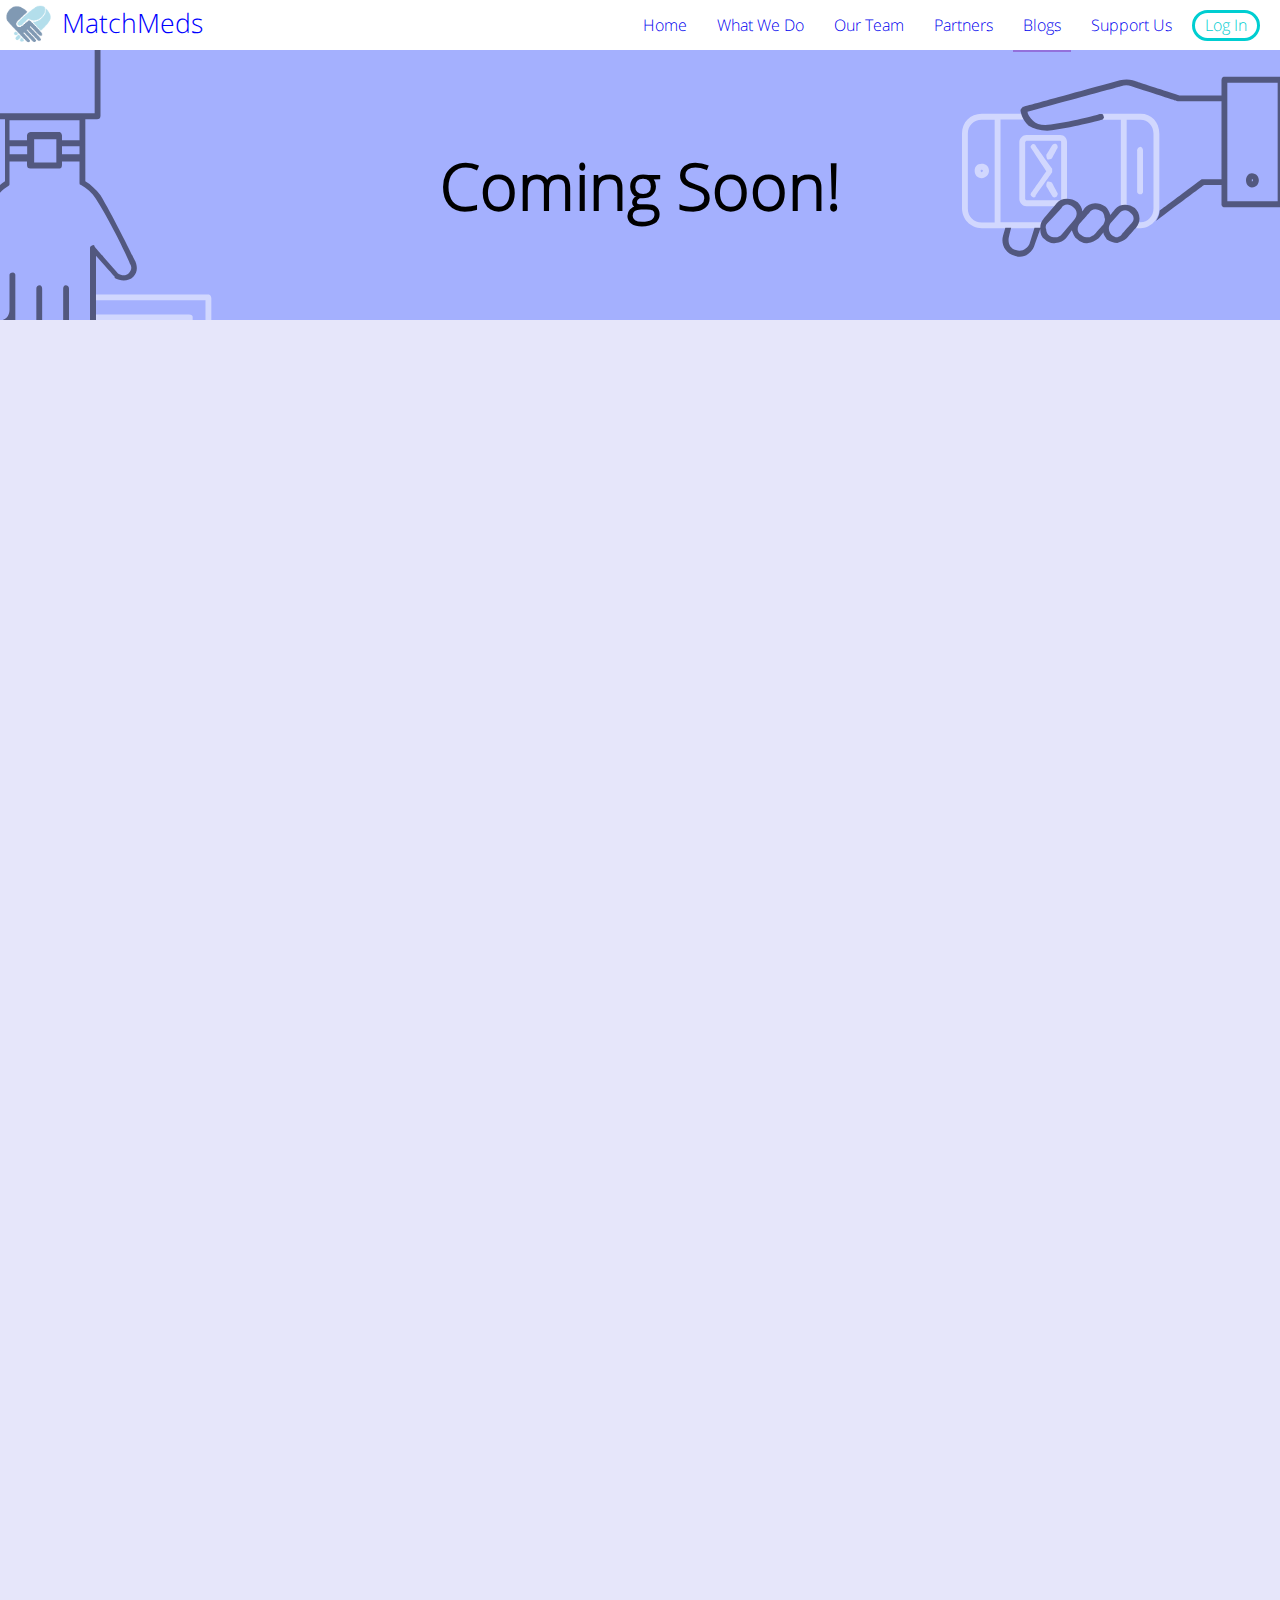
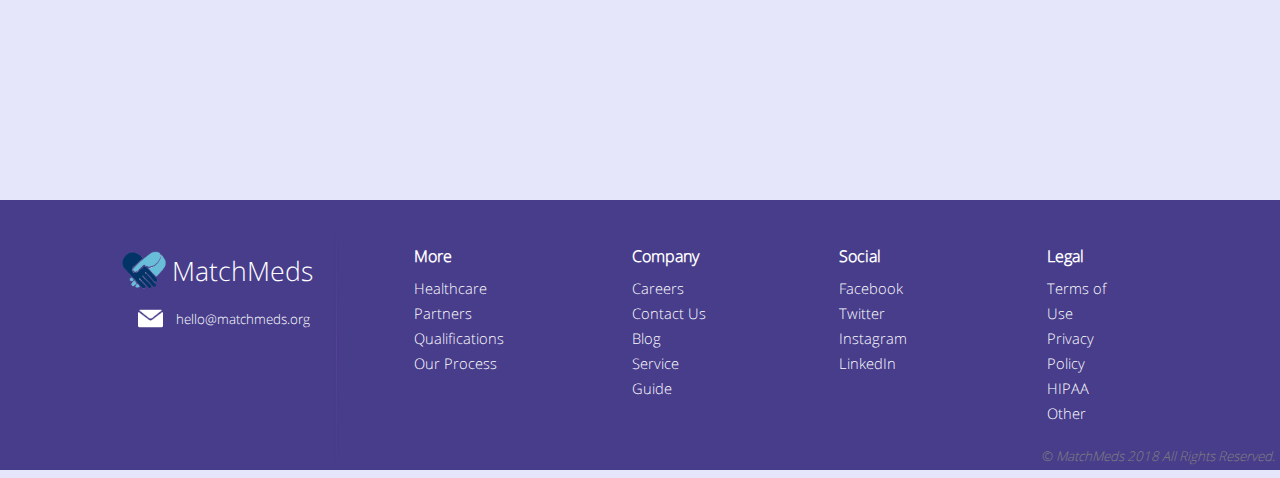
<file: blogs.html>
<!doctype html>
<html>
<head>
<meta charset="UTF-8">
<title>MatchMeds</title>
<link href="format.css" rel="stylesheet" type="text/css">

</head>

<body style="margin-left:0;margin-top:0;width:100%;background-color:lavender">
	
	<div style="position:fixed;height:50px;background-color:white;margin:0;width:100%"> 
<!--  navbar	-->
		<div class="nav-bar" style="width:100%">
			<div class="nav-logo"><a href="">
				<img src="./images/logo.png" style="float:left;height:40px;padding:5px">
				<div class="logo-text" style="float:left">MatchMeds</div>
				</a>
			</div>
			<div style="float:right;height:50px;margin-right:20px">
				<a href="#" style="float:right;margin-left:20px"><div class="login-button" style="margin-top:10px;float:right;"><span class="middle-align">Log In</span></div></a>
				<div style="float:right;margin-left:20px">
					<div class="nav-link"><a href="donate.html">Support Us<span class="underline"></span></a></div>
					<div class="nav-link current-link"><a href="blogs.html">Blogs<span class="underline"></span></a></div>
					<div class="nav-link"><a href="partners.html">Partners<span class="underline"></span></a></div>
					<div class="nav-link"><a href="team.html">Our Team<span class="underline"></span></a></div>
					<div class="nav-link"><a href="about.html">What We Do<span class="underline"></span></a></div>
					<div class="nav-link"><a href="index.html">Home<span class="underline"></span></a></div>
				</div>
			</div>
		</div>
	</div>
	<div style="height:1800px;font-family:'open-sans'">
		<div style="height:50px"></div>
		<div style="height:30vh;background-image:url(images/lp-bg.svg);background-size:cover;background-position:center;background-attachment:fixed;">
			<div style="text-align:center;width:100%;height:100%;display:flex;align-content:center;align-items:center;text-align:center;background-color:rgba(164,175,253,0.50)">
				<div style="width:100%;font-weight:bolder;font-size:24pt;"><h1>Coming Soon!</h1></div>
			</div>
		</div>
	</div>
	
	<footer style="height:30vh;background-color:darkslateblue;color:white;position:relative;font-family:'open-sans'">
		<div class="flexbox" style="padding-top:4vh;margin-left:2vw;padding-right:10vh;padding-left:10vh">
			<div style="width:25vw">
				<div id="footer-logo" style="align-self:center;width:100%;padding:0px 5px;display:flex;align-content:flex-start;align-items:center;">
					<img src="./images/logo.png" style="float:left;height:40px;margin:15px 0">
					<div class="logo-text" style="float:left;color:white">MatchMeds</div>
				</div>
				<a href="mailto:hello@matchmeds.org"><div style="padding:0 10px;display:flex;align-items:center;margin-left:1vw;text-indent:1vw;color:white" class="footerlink">
					<img src="./images/14080.png" style="height:25px;float:left">
					<div style="float:left;font-size:10pt;">hello@matchmeds.org</div>
				</div></a>
			</div>
			<div style="width:3px;height:25vh;background:linear-gradient(to bottom,rgba(72,61,139,0.2),rgba(200,100,255,0.1),rgba(72,61,139,0.2));box-shadow:0px 0px 2px rgba(72,61,139,0.1);align-self:center;margin-left:1vw;margin-right:1vw;"></div>
			<div style="width:25vw;padding:0vw 5vw;line-height:25px;font-size:11pt">
				<div style="font-weight:bolder;font-size:12pt;line-height:40px">More</div>
				<div>Healthcare Partners</div>
				<div>Qualifications</div>
				<div>Our Process</div>
			</div>
			<div style="width:25vw;padding:0vw 5vw;line-height:25px;font-size:11pt">
				<div style="font-weight:bolder;font-size:12pt;line-height:40px">Company</div>
				<div>Careers</div>
				<div>Contact Us</div>
				<div>Blog</div>
				<div>Service Guide</div>
			</div>
			<div style="width:25vw;padding:0vw 5vw;line-height:25px;font-size:11pt">
				<div style="font-weight:bolder;font-size:12pt;line-height:40px">Social</div>
				<div>Facebook</div>
				<div>Twitter</div>
				<div>Instagram</div>
				<div>LinkedIn</div>
			</div>
			<div style="width:25vw;padding:0vw 5vw;line-height:25px;font-size:11pt">
				<div style="font-weight:bolder;font-size:12pt;line-height:40px">Legal</div>
				<div>Terms of Use</div>
				<div>Privacy Policy</div>
				<div>HIPAA</div>
				<div>Other</div>
			</div>
		</div>
		<div style="position:absolute;bottom:5px;right:5px;color:gray;font-size:10pt">&copy <span style="font-style:italic">MatchMeds 2018 All Rights Reserved.</span></div>
	</footer>
</body>
</html>
</file>
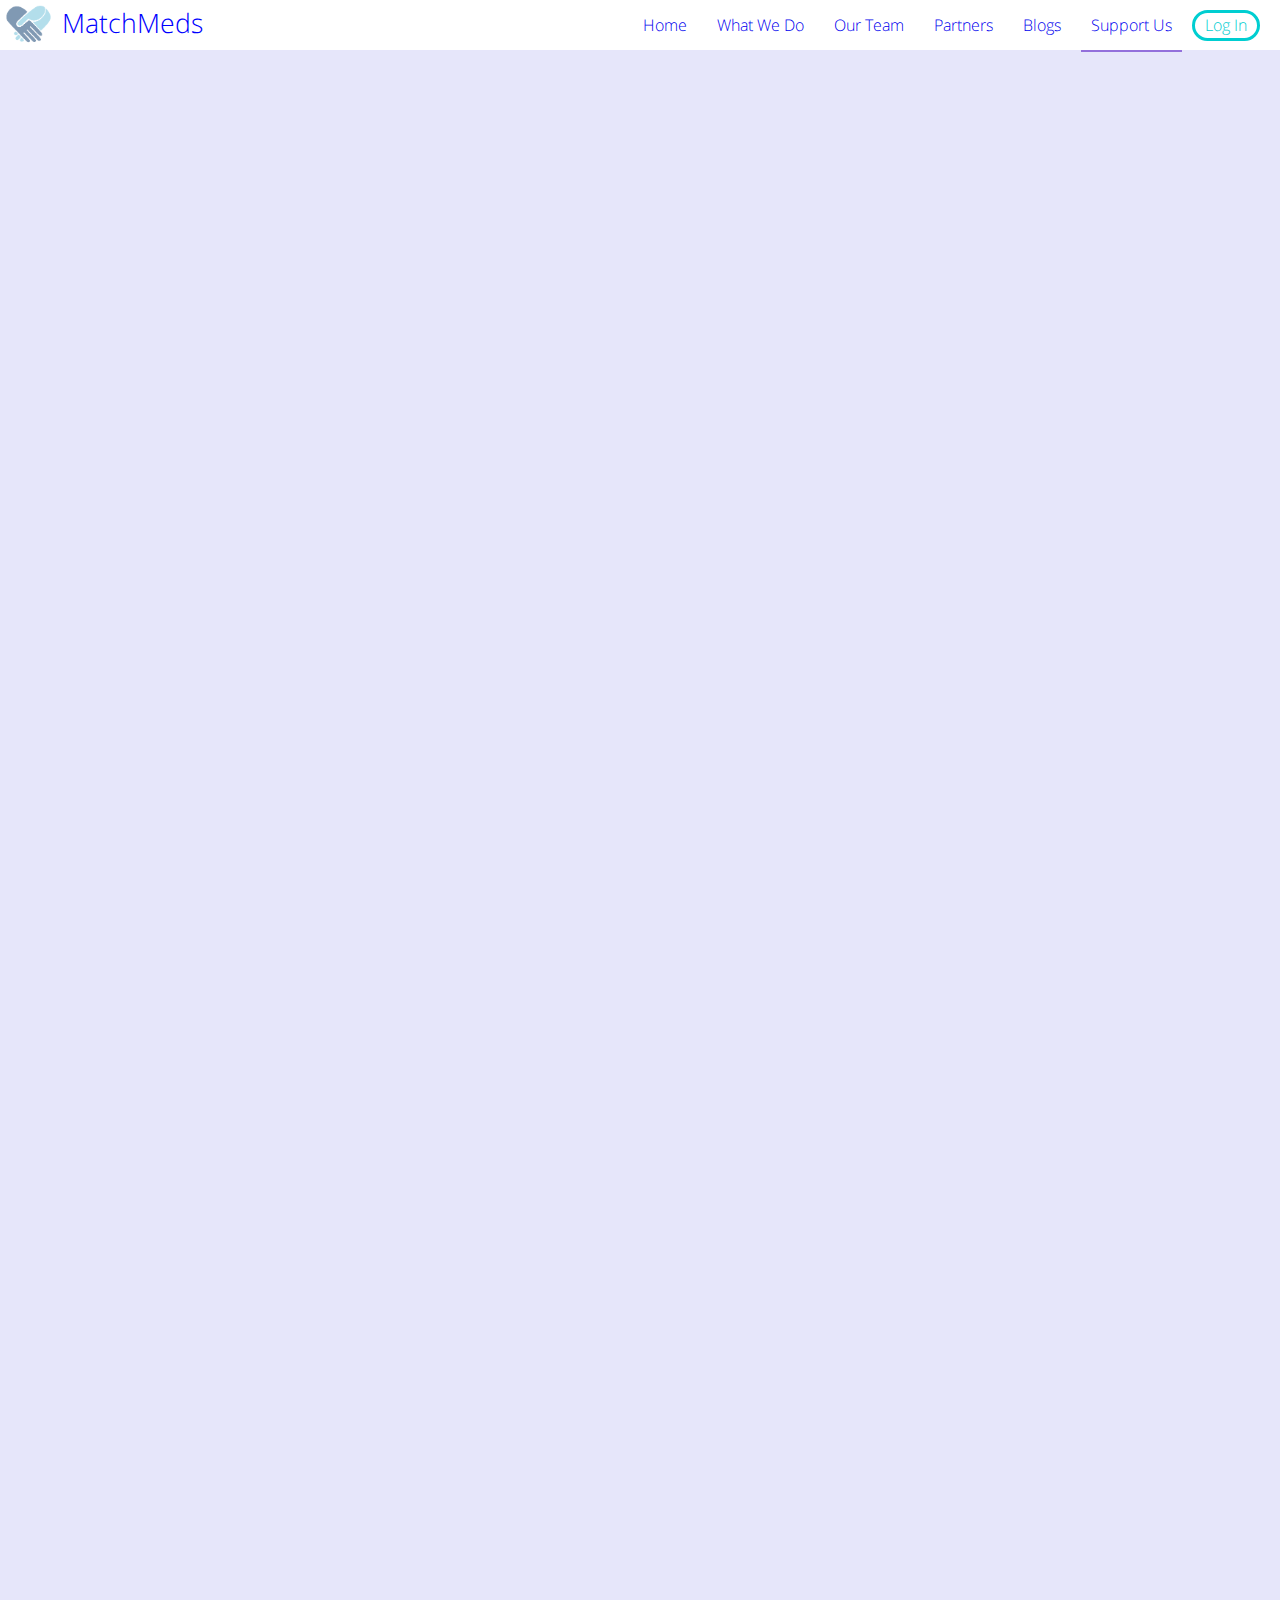
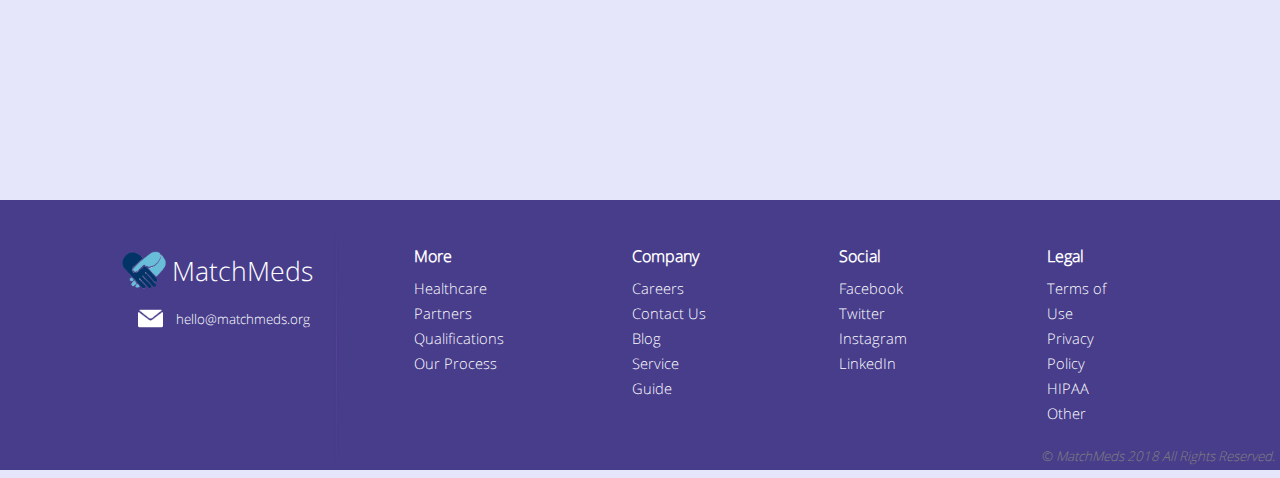
<file: donate.html>
<!doctype html>
<html>
<head>
<meta charset="UTF-8">
<title>MatchMeds</title>
<link href="format.css" rel="stylesheet" type="text/css">

</head>

<body style="margin-left:0;margin-top:0;width:100%;background-color:lavender">
	
	<div style="position:fixed;height:50px;background-color:white;margin:0;width:100%"> 
<!--  navbar	-->
		<div class="nav-bar" style="width:100%">
			<div class="nav-logo"><a href="">
				<img src="./images/logo.png" style="float:left;height:40px;padding:5px">
				<div class="logo-text" style="float:left">MatchMeds</div>
				</a>
			</div>
			<div style="float:right;height:50px;margin-right:20px">
				<a href="#" style="float:right;margin-left:20px"><div class="login-button" style="margin-top:10px;float:right;"><span class="middle-align">Log In</span></div></a>
				<div style="float:right;margin-left:20px">
					<div class="nav-link current-link"><a href="donate.html">Support Us<span class="underline"></span></a></div>
					<div class="nav-link"><a href="blogs.html">Blogs<span class="underline"></span></a></div>
					<div class="nav-link"><a href="partners.html">Partners<span class="underline"></span></a></div>
					<div class="nav-link"><a href="team.html">Our Team<span class="underline"></span></a></div>
					<div class="nav-link"><a href="about.html">What We Do<span class="underline"></span></a></div>
					<div class="nav-link"><a href="index.html">Home<span class="underline"></span></a></div>
				</div>
			</div>
		</div>
	</div>
	<div style="height:1800px"></div>
	
	<footer style="height:30vh;background-color:darkslateblue;color:white;position:relative;font-family:'open-sans'">
		<div class="flexbox" style="padding-top:4vh;margin-left:2vw;padding-right:10vh;padding-left:10vh">
			<div style="width:25vw">
				<div id="footer-logo" style="align-self:center;width:100%;padding:0px 5px;display:flex;align-content:flex-start;align-items:center;">
					<img src="./images/logo.png" style="float:left;height:40px;margin:15px 0">
					<div class="logo-text" style="float:left;color:white">MatchMeds</div>
				</div>
				<a href="mailto:hello@matchmeds.org"><div style="padding:0 10px;display:flex;align-items:center;margin-left:1vw;text-indent:1vw;color:white" class="footerlink">
					<img src="./images/14080.png" style="height:25px;float:left">
					<div style="float:left;font-size:10pt;">hello@matchmeds.org</div>
				</div></a>
			</div>
			<div style="width:3px;height:25vh;background:linear-gradient(to bottom,rgba(72,61,139,0.2),rgba(200,100,255,0.1),rgba(72,61,139,0.2));box-shadow:0px 0px 2px rgba(72,61,139,0.1);align-self:center;margin-left:1vw;margin-right:1vw;"></div>
			<div style="width:25vw;padding:0vw 5vw;line-height:25px;font-size:11pt">
				<div style="font-weight:bolder;font-size:12pt;line-height:40px">More</div>
				<div>Healthcare Partners</div>
				<div>Qualifications</div>
				<div>Our Process</div>
			</div>
			<div style="width:25vw;padding:0vw 5vw;line-height:25px;font-size:11pt">
				<div style="font-weight:bolder;font-size:12pt;line-height:40px">Company</div>
				<div>Careers</div>
				<div>Contact Us</div>
				<div>Blog</div>
				<div>Service Guide</div>
			</div>
			<div style="width:25vw;padding:0vw 5vw;line-height:25px;font-size:11pt">
				<div style="font-weight:bolder;font-size:12pt;line-height:40px">Social</div>
				<div>Facebook</div>
				<div>Twitter</div>
				<div>Instagram</div>
				<div>LinkedIn</div>
			</div>
			<div style="width:25vw;padding:0vw 5vw;line-height:25px;font-size:11pt">
				<div style="font-weight:bolder;font-size:12pt;line-height:40px">Legal</div>
				<div>Terms of Use</div>
				<div>Privacy Policy</div>
				<div>HIPAA</div>
				<div>Other</div>
			</div>
		</div>
		<div style="position:absolute;bottom:5px;right:5px;color:gray;font-size:10pt">&copy <span style="font-style:italic">MatchMeds 2018 All Rights Reserved.</span></div>
	</footer>
</body>
</html>
</file>
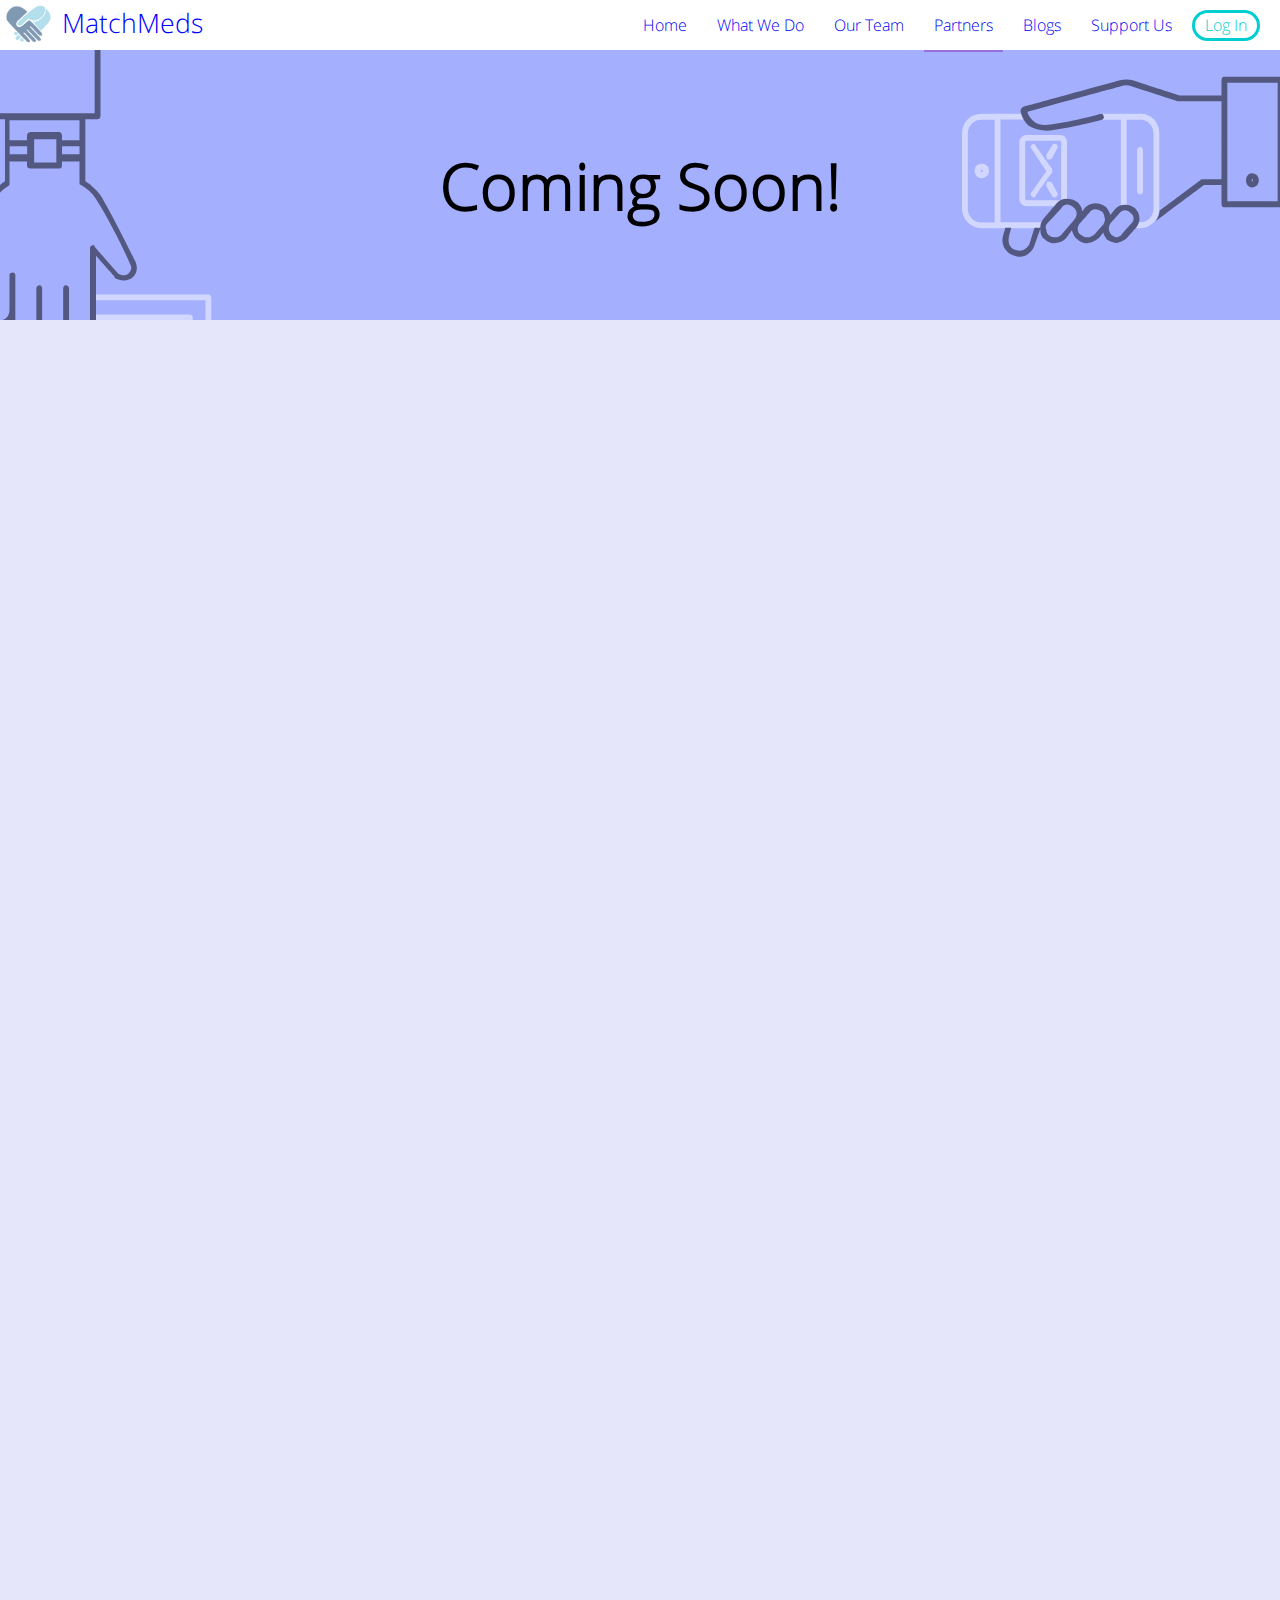
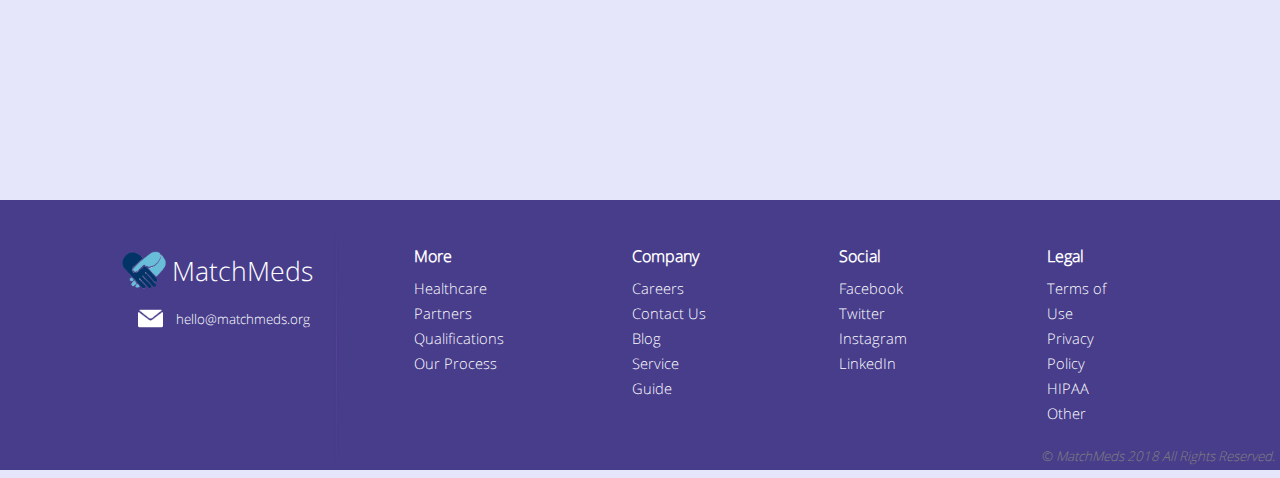
<file: partners.html>
<!doctype html>
<html>
<head>
<meta charset="UTF-8">
<title>MatchMeds</title>
<link href="format.css" rel="stylesheet" type="text/css">

</head>

<body style="margin-left:0;margin-top:0;width:100%;background-color:lavender">
	
	<div style="position:fixed;height:50px;background-color:white;margin:0;width:100%"> 
<!--  navbar	-->
		<div class="nav-bar" style="width:100%">
			<div class="nav-logo"><a href="">
				<img src="./images/logo.png" style="float:left;height:40px;padding:5px">
				<div class="logo-text" style="float:left">MatchMeds</div>
				</a>
			</div>
			<div style="float:right;height:50px;margin-right:20px">
				<a href="#" style="float:right;margin-left:20px"><div class="login-button" style="margin-top:10px;float:right;"><span class="middle-align">Log In</span></div></a>
				<div style="float:right;margin-left:20px">
					<div class="nav-link"><a href="donate.html">Support Us<span class="underline"></span></a></div>
					<div class="nav-link"><a href="blogs.html">Blogs<span class="underline"></span></a></div>
					<div class="nav-link current-link"><a href="partners.html">Partners<span class="underline"></span></a></div>
					<div class="nav-link"><a href="team.html">Our Team<span class="underline"></span></a></div>
					<div class="nav-link"><a href="about.html">What We Do<span class="underline"></span></a></div>
					<div class="nav-link"><a href="index.html">Home<span class="underline"></span></a></div>
				</div>
			</div>
		</div>
	</div>
	<div style="height:1800px;font-family:'open-sans'">
		<div style="height:50px"></div>
		<div style="height:30vh;background-image:url(images/lp-bg.svg);background-size:cover;background-position:center;background-attachment:fixed;">
			<div style="text-align:center;width:100%;height:100%;display:flex;align-content:center;align-items:center;text-align:center;background-color:rgba(164,175,253,0.50)">
				<div style="width:100%;font-weight:bolder;font-size:24pt;"><h1>Coming Soon!</h1></div>
			</div>
		</div>
	</div>
	
	<footer style="height:30vh;background-color:darkslateblue;color:white;position:relative;font-family:'open-sans'">
		<div class="flexbox" style="padding-top:4vh;margin-left:2vw;padding-right:10vh;padding-left:10vh">
			<div style="width:25vw">
				<div id="footer-logo" style="align-self:center;width:100%;padding:0px 5px;display:flex;align-content:flex-start;align-items:center;">
					<img src="./images/logo.png" style="float:left;height:40px;margin:15px 0">
					<div class="logo-text" style="float:left;color:white">MatchMeds</div>
				</div>
				<a href="mailto:hello@matchmeds.org"><div style="padding:0 10px;display:flex;align-items:center;margin-left:1vw;text-indent:1vw;color:white" class="footerlink">
					<img src="./images/14080.png" style="height:25px;float:left">
					<div style="float:left;font-size:10pt;">hello@matchmeds.org</div>
				</div></a>
			</div>
			<div style="width:3px;height:25vh;background:linear-gradient(to bottom,rgba(72,61,139,0.2),rgba(200,100,255,0.1),rgba(72,61,139,0.2));box-shadow:0px 0px 2px rgba(72,61,139,0.1);align-self:center;margin-left:1vw;margin-right:1vw;"></div>
			<div style="width:25vw;padding:0vw 5vw;line-height:25px;font-size:11pt">
				<div style="font-weight:bolder;font-size:12pt;line-height:40px">More</div>
				<div>Healthcare Partners</div>
				<div>Qualifications</div>
				<div>Our Process</div>
			</div>
			<div style="width:25vw;padding:0vw 5vw;line-height:25px;font-size:11pt">
				<div style="font-weight:bolder;font-size:12pt;line-height:40px">Company</div>
				<div>Careers</div>
				<div>Contact Us</div>
				<div>Blog</div>
				<div>Service Guide</div>
			</div>
			<div style="width:25vw;padding:0vw 5vw;line-height:25px;font-size:11pt">
				<div style="font-weight:bolder;font-size:12pt;line-height:40px">Social</div>
				<div>Facebook</div>
				<div>Twitter</div>
				<div>Instagram</div>
				<div>LinkedIn</div>
			</div>
			<div style="width:25vw;padding:0vw 5vw;line-height:25px;font-size:11pt">
				<div style="font-weight:bolder;font-size:12pt;line-height:40px">Legal</div>
				<div>Terms of Use</div>
				<div>Privacy Policy</div>
				<div>HIPAA</div>
				<div>Other</div>
			</div>
		</div>
		<div style="position:absolute;bottom:5px;right:5px;color:gray;font-size:10pt">&copy <span style="font-style:italic">MatchMeds 2018 All Rights Reserved.</span></div>
	</footer>
</body>
</html>
</file>
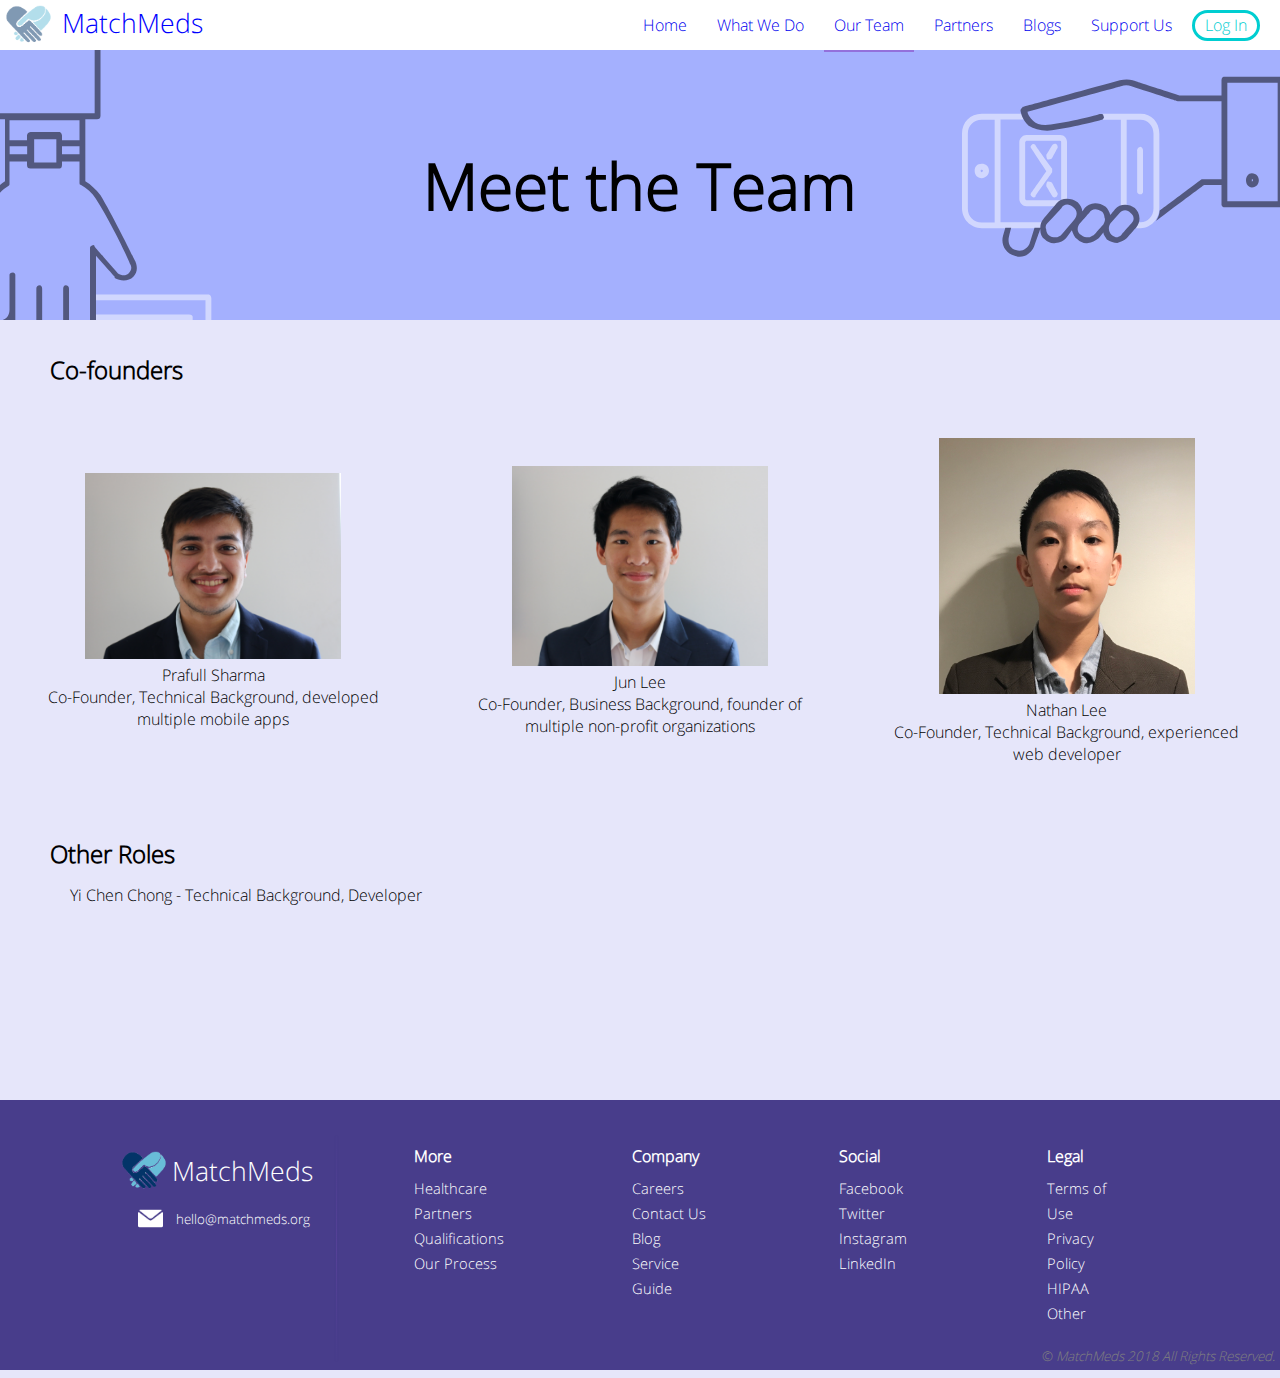
<file: team.html>
<!doctype html>
<html>
<head>
<meta charset="UTF-8">
<title>MatchMeds</title>
<link href="format.css" rel="stylesheet" type="text/css">

</head>

<body style="margin-left:0;margin-top:0;width:100%;background-color:lavender">
	
	<div style="position:fixed;height:50px;background-color:white;margin:0;width:100%"> 
<!--  navbar	-->
		<div class="nav-bar" style="width:100%">
			<div class="nav-logo"><a href="">
				<img src="./images/logo.png" style="float:left;height:40px;padding:5px">
				<div class="logo-text" style="float:left">MatchMeds</div>
				</a>
			</div>
			<div style="float:right;height:50px;margin-right:20px">
				<a href="#" style="float:right;margin-left:20px"><div class="login-button" style="margin-top:10px;float:right;"><span class="middle-align">Log In</span></div></a>
				<div style="float:right;margin-left:20px">
					<div class="nav-link"><a href="donate.html">Support Us<span class="underline"></span></a></div>
					<div class="nav-link"><a href="blogs.html">Blogs<span class="underline"></span></a></div>
					<div class="nav-link"><a href="partners.html">Partners<span class="underline"></span></a></div>
					<div class="nav-link current-link"><a href="team.html">Our Team<span class="underline"></span></a></div>
					<div class="nav-link"><a href="about.html">What We Do<span class="underline"></span></a></div>
					<div class="nav-link"><a href="index.html">Home<span class="underline"></span></a></div>
				</div>
			</div>
		</div>
	</div>
	<div style="height:1100px;font-family:'open-sans'">
		<div style="height:50px"></div>
		<div style="height:30vh;background-image:url(images/lp-bg.svg);background-size:cover;background-position:center;background-attachment:fixed;">
			<div style="text-align:center;width:100%;height:100%;display:flex;align-content:center;align-items:center;text-align:center;background-color:rgba(164,175,253,0.50)">
				<div style="width:100%;font-weight:bolder;font-size:24pt;"><h1>Meet the Team</h1></div>
			</div>
		</div>
		
		<div style="height:60px;line-height:60px;padding-left:50px;vertical-align:middle;"><h2>Co-founders</h2></div>
		<div style="display:flex;align-items:center;align-content:center;justify-content:space-around;text-align:center">
			<div style="width:30vw;margin:3vw;">
				<img src="./images/prafull.jpg" style="width:20vw;">
				<div>
					Prafull Sharma<br>Co-Founder, Technical Background, developed multiple mobile apps
				</div>
			</div>
			<div style="width:30vw;margin:3vw;">
				<img src="./images/jun.jpg" style="width:20vw">
				<div>
					Jun Lee<br>Co-Founder, Business Background, founder of multiple non-profit organizations
				</div>
			</div>
			<div style="width:30vw;margin:3vw">
				<img src="./images/nathan.jpg" style="width:20vw">
				<div>
					Nathan Lee<br>Co-Founder, Technical Background, experienced web developer
				</div>
			</div>
		</div>
		<div style="height:60px;line-height:60px;padding-left:50px;vertical-align:middle;"><h2>Other Roles</h2></div>
		<div style="padding-left:70px">
			Yi Chen Chong - Technical Background, Developer<span style="color:rgba(0,0,0,0)">, made this website, and is saying "Hi"</span>
		</div>
		
	</div>
	
	<footer style="height:30vh;background-color:darkslateblue;color:white;position:relative;font-family:'open-sans'">
		<div class="flexbox" style="padding-top:4vh;margin-left:2vw;padding-right:10vh;padding-left:10vh">
			<div style="width:25vw">
				<div id="footer-logo" style="align-self:center;width:100%;padding:0px 5px;display:flex;align-content:flex-start;align-items:center;">
					<img src="./images/logo.png" style="float:left;height:40px;margin:15px 0">
					<div class="logo-text" style="float:left;color:white">MatchMeds</div>
				</div>
				<a href="mailto:hello@matchmeds.org"><div style="padding:0 10px;display:flex;align-items:center;margin-left:1vw;text-indent:1vw;color:white" class="footerlink">
					<img src="./images/14080.png" style="height:25px;float:left">
					<div style="float:left;font-size:10pt;">hello@matchmeds.org</div>
				</div></a>
			</div>
			<div style="width:3px;height:25vh;background:linear-gradient(to bottom,rgba(72,61,139,0.2),rgba(200,100,255,0.1),rgba(72,61,139,0.2));box-shadow:0px 0px 2px rgba(72,61,139,0.1);align-self:center;margin-left:1vw;margin-right:1vw;"></div>
			<div style="width:25vw;padding:0vw 5vw;line-height:25px;font-size:11pt">
				<div style="font-weight:bolder;font-size:12pt;line-height:40px">More</div>
				<div>Healthcare Partners</div>
				<div>Qualifications</div>
				<div>Our Process</div>
			</div>
			<div style="width:25vw;padding:0vw 5vw;line-height:25px;font-size:11pt">
				<div style="font-weight:bolder;font-size:12pt;line-height:40px">Company</div>
				<div>Careers</div>
				<div>Contact Us</div>
				<div>Blog</div>
				<div>Service Guide</div>
			</div>
			<div style="width:25vw;padding:0vw 5vw;line-height:25px;font-size:11pt">
				<div style="font-weight:bolder;font-size:12pt;line-height:40px">Social</div>
				<div>Facebook</div>
				<div>Twitter</div>
				<div>Instagram</div>
				<div>LinkedIn</div>
			</div>
			<div style="width:25vw;padding:0vw 5vw;line-height:25px;font-size:11pt">
				<div style="font-weight:bolder;font-size:12pt;line-height:40px">Legal</div>
				<div>Terms of Use</div>
				<div>Privacy Policy</div>
				<div>HIPAA</div>
				<div>Other</div>
			</div>
		</div>
		<div style="position:absolute;bottom:5px;right:5px;color:gray;font-size:10pt">&copy <span style="font-style:italic">MatchMeds 2018 All Rights Reserved.</span></div>
	</footer>
</body>
</html>
</file>
<file: format.css>
@charset "UTF-8";
/* CSS Document */
html {
	scroll-behavior:smooth;
}

.body {
	
}
.nav-bar {
	-webkit-animation: fadein 2s; /* Safari, Chrome and Opera > 12.1 */
    -moz-animation: fadein 2s; /* Firefox < 16 */
    -ms-animation: fadein 2s; /* Internet Explorer */
	-o-animation: fadein 2s; /* Opera < 12.1 */
    animation: fadein 2s;
	font-family:'open-sans';
}

.nav-link {
	float:right;
	margin-right:10px;
	padding-right:10px;
	padding-left:10px;
	line-height:50px;
	color:slateblue;
}
.nav-link:hover {
	color:mediumpurple;
	opacity:0.8;
}
.underline {
	background-color: mediumpurple; /* same as link color */
	display: block;
	height: 2px;
	width: 100%;
	padding: 0px 10px;
	margin-left:-10px;
  -webkit-transform: scaleX(0);
	transform: scaleX(0);
  -webkit-transition: all 0.4s;
	transition: all 0.4s;
	transition-delay:0.1s;
}
.nav-link:hover .underline {
	-webkit-transform: scaleX(1);
	transform: scaleX(1);
}


.current-link .underline {
	-webkit-transform:scaleX(1);
	transform: scaleX(1);
}
.nav-link:active {
	color:slateblue;
}

a:active {
	color:inherit;
}

a {
	text-decoration:none;
}

@font-face {
	font-family: open-sans;
	src:
		url(./fonts/open-sans.otf)
		format('opentype');
}

.logo-text {
	font-family:'open-sans';
	font-size:20pt;
	padding:5px;
	color:blue;
}
.logo-text:active {
	color:blue;
}
.nav-logo img{
	transition:opacity 0.2s;
}
.nav-logo img:hover {
	opacity:0.5;
}
.nav-logo img:active {
	opacity:1
}
.nav-logo .logo-text:hover {
	opacity:0.4;
	transition:opacity 0.3s, text-shadow 0.3s;
	text-shadow: 2px 2px 7px slateblue;
}
.nav-logo .logo-text:active {
	opacity:1;
}
.nav-logo .logo-text {
	transition:opacity 0.3s, text-shadow 0.3s;
}

.login-button {
	text-align:center;
	height:25px;
	float:right;
	width:130%;
	border-radius:20px;
	vertical-align:middle;
	border-style: solid;
	border-width: 0.2rem;
	border-color:darkturquoise;
	line-height:25px;
	color:darkturquoise;
	transition-duration:0.5s;
}
.login-button:hover {
	background-color:darkturquoise;
	color:white;
}
.login-button:active {
	background-color:white;
	color:darkturquoise;
}



@keyframes fadein {
    from { opacity: 0; }
    to   { opacity: 1; }
}

/* Firefox < 16 */
@-moz-keyframes fadein {
    from { opacity: 0; }
    to   { opacity: 1; }
}

/* Safari, Chrome and Opera > 12.1 */
@-webkit-keyframes fadein {
    from { opacity: 0; }
    to   { opacity: 1; }
}

/* Internet Explorer */
@-ms-keyframes fadein {
    from { opacity: 0; }
    to   { opacity: 1; }
}

/* Opera < 12.1 */
@-o-keyframes fadein {
    from { opacity: 0; }
    to   { opacity: 1; }
}

.box {
	display:flex;
	justify-content:center;
	align-items:center;
}

.signup-button {
	text-align:center;
	height:40px;
	width:150px;
	background-color:white;
	border-radius:100px;
	border-style: solid;
	border-width: 0.2rem;
	border-color:darkturquoise;
	color:darkturquoise;
	transition-duration:0.5s;
	font-family:'open-sans';
	line-height:40px;
}

.signup-button:hover {
	background-color:darkturquoise;
	border-color:darkturquoise;
	color:white;
}

.underline-2 {
	background:linear-gradient(to left, rgba(255,255,255,0.48),rgba(255,255,255,1.00),rgba(255,255,255,0.48));
	height: 2px;
	width: 60%;
	margin: 0px 0px;
	padding: 0px 10px;
	padding-top:0px;
}
.selection {
	height:100%;
	transition:height 0.5s;
}
.selection:hover {
	height:110%;
}

.selection .signup-button {
	background-color:rgba(0,0,0,0);
	color:rgba(0,0,0,0);
	border-color:rgba(0,0,0,0);
	transition:all 0.5s;
}

.selection:hover .signup-button {
	background-color:rgba(255,255,255,1);
	border-color:darkturquoise;
	color:darkturquoise;
}

.selection .signup-button:hover {
	background-color:darkturquoise;
	border-color:white;
	color:white;
}

.scroller {
}

.flexbox {
	display:flex;
	justify-content:center;
}

.footerlink {
	
}
.footerlink:hover {
	opacity:0.7;
}
</file>
